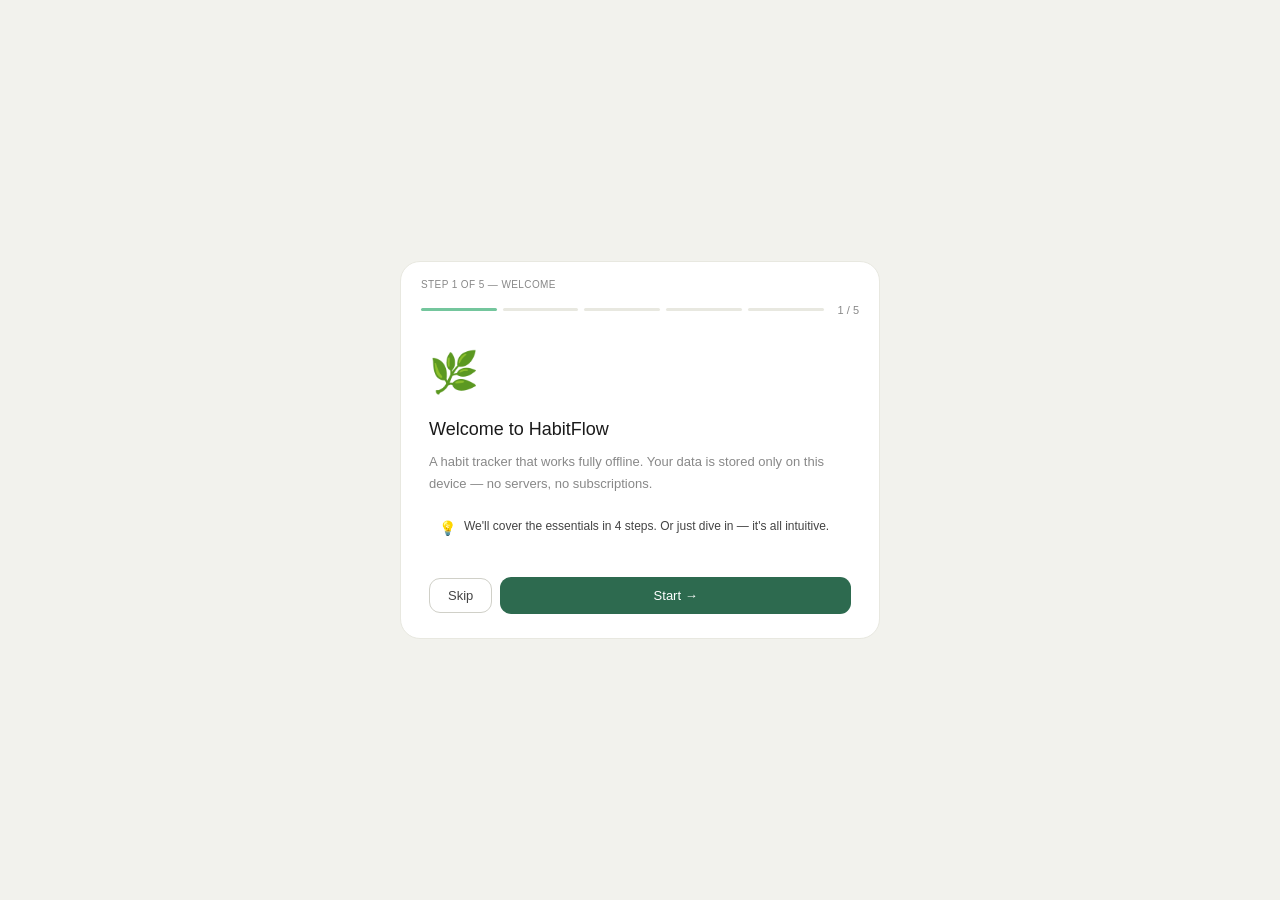
<file: index.html>
<!DOCTYPE html>
<html lang="en" data-theme="light">
<head>
  <meta charset="UTF-8">
  <meta name="viewport" content="width=device-width, initial-scale=1.0">
  <title>HabitFlow</title>
  <meta name="description" content="Offline habit tracker — your data stays on your device">
  <meta name="theme-color" content="#2d6a4f">
  <meta name="mobile-web-app-capable" content="yes">
  <meta name="apple-mobile-web-app-capable" content="yes">
  <meta name="apple-mobile-web-app-status-bar-style" content="default">
  <meta name="apple-mobile-web-app-title" content="HabitFlow">
  <link rel="manifest" href="manifest.json">
  <link rel="apple-touch-icon" href="icons/icon-192.png">
  <link rel="stylesheet" href="css/style.css">
</head>
<body>

<canvas id="confCanvas"></canvas>

<div id="iosInAppBanner" class="ios-inapp-banner" hidden role="alert">
  <div class="ios-inapp-banner-inner">
    <p class="ios-inapp-banner-msg" id="iosInAppBannerMsg"></p>
    <button type="button" class="ios-inapp-banner-close"
            onclick="dismissIOSInAppBanner()" aria-label="Close">×</button>
  </div>
</div>

<!-- ════════════ ОНБОРДИНГ-МАСТЕР ════════════ -->
<div class="ob-overlay" id="onboardingScreen">
  <div class="ob-wizard">

    <!-- Прогресс -->
    <div class="ob-progress" id="obProgress"></div>

    <!-- Тело шага -->
    <div class="ob-body" id="obBody"></div>

    <!-- Футер -->
    <div class="ob-footer" id="obFooter"></div>

  </div>
</div>

<div class="app">

  <!-- ════════════ TOP NAV ════════════ -->
  <nav class="topnav">
    <div class="topnav-inner">

    <div class="nav-brand">
      <div class="nav-brand-icon">🌿</div>
      <span class="nav-brand-name">HabitFlow</span>
      <span class="nav-mobile-screen" id="navScreenName">Today</span>
      <div class="nav-mobile-date">
        <div class="nav-mobile-date-main" id="navDateMain">January 1</div>
        <div class="nav-mobile-date-week" id="navDateWeek">Monday</div>
      </div>
    </div>

    <div class="nav-tabs">
      <button class="nav-tab active" data-screen="today"
              type="button" onclick="navigate('today')">☀️ Today</button>
      <button class="nav-tab" data-screen="habits"
              type="button" onclick="navigate('habits')">✅ Habits</button>
      <button class="nav-tab" data-screen="goals"
              type="button" onclick="navigate('goals')">🎯 Goals</button>
      <button class="nav-tab" data-screen="analytics"
              type="button" onclick="navigate('analytics')">📊 Analytics</button>
      <button class="nav-tab" data-screen="badges"
              type="button" onclick="navigate('badges')">🏅 Badges</button>
    </div>

    <div class="nav-right">
      <div class="nav-net-status" id="navNetStatus" role="status" aria-live="polite">
        <span class="nav-net-status-ico" id="navNetStatusIco" aria-hidden="true"></span>
        <span class="nav-net-status-txt" id="navNetStatusTxt">● Online</span>
      </div>

      <!-- Аватар (только ПК) -->
      <button class="nav-avatar" type="button" onclick="navigate('badges')">
        <div class="nav-av-pic" id="navAvPic">🌱</div>
        <span class="nav-av-text" id="navAvText">Beginner · 0 pts</span>
      </button>

      <!-- Бургер-кнопка -->
      <button class="burger-btn" type="button"
              onclick="toggleBurger()" id="burgerBtn"
              title="Menu">
        <span class="burger-line"></span>
        <span class="burger-line"></span>
        <span class="burger-line"></span>
      </button>

    </div>

    <!-- Бургер-меню (дровер) -->
    <div class="burger-drawer" id="burgerDrawer">

      <!-- Тема -->
      <div class="burger-section">
        <div class="burger-section-title">Theme</div>
        <div class="burger-theme-grid">
          <button type="button" class="theme-btn active"
                  data-theme="light" onclick="setTheme('light')">
            <span class="theme-btn-ico">☀️</span>
            <span class="theme-btn-label">Light</span>
          </button>
          <button type="button" class="theme-btn"
                  data-theme="dark" onclick="setTheme('dark')">
            <span class="theme-btn-ico">🌙</span>
            <span class="theme-btn-label">Dark</span>
          </button>
          <button type="button" class="theme-btn"
                  data-theme="forest" onclick="setTheme('forest')">
            <span class="theme-btn-ico">🌿</span>
            <span class="theme-btn-label">Forest</span>
          </button>
          <button type="button" class="theme-btn"
                  data-theme="veloce" onclick="setTheme('veloce')">
            <span class="theme-btn-ico">◈</span>
            <span class="theme-btn-label">Veloce</span>
          </button>
        </div>
      </div>

      <!-- Виджеты (главный экран): прогресс дня → рекорд → серия → настроение -->
      <div class="burger-section">
        <div class="burger-section-title">Widgets</div>
        <div class="burger-widget-row">
          <span class="burger-widget-ico" aria-hidden="true">📊</span>
          <span class="burger-widget-label">Day progress</span>
          <button type="button" class="burger-widget-toggle" id="dayProgressWidgetToggleBurger"
                  onclick="toggleDayProgressWidget()"
                  aria-label="Show Day progress card on Today screen">
            <span class="mood-toggle-knob"></span>
          </button>
        </div>
        <div class="burger-widget-row">
          <span class="burger-widget-ico" aria-hidden="true">🏆</span>
          <span class="burger-widget-label">Personal best</span>
          <button type="button" class="burger-widget-toggle" id="bestStreakWidgetToggleBurger"
                  onclick="toggleBestStreakWidget()"
                  aria-label="Show Personal best card on Today screen">
            <span class="mood-toggle-knob"></span>
          </button>
        </div>
        <div class="burger-widget-row">
          <span class="burger-widget-ico" aria-hidden="true">🔥</span>
          <span class="burger-widget-label">Streak</span>
          <button type="button" class="burger-widget-toggle" id="seriesWidgetToggleBurger"
                  onclick="toggleSeriesWidget()"
                  aria-label="Show Streak card on Today screen">
            <span class="mood-toggle-knob"></span>
          </button>
        </div>
        <div class="burger-widget-row">
          <span class="burger-widget-ico" aria-hidden="true">😊</span>
          <span class="burger-widget-label">Mood</span>
          <button type="button" class="burger-widget-toggle" id="moodToggleBurger"
                  onclick="toggleMood()"
                  aria-label="Show mood widget on Today screen">
            <span class="mood-toggle-knob"></span>
          </button>
        </div>
      </div>

      <!-- Notifications -->
      <div class="burger-section">
        <div class="burger-section-title">Notifications</div>
        <div class="burger-widget-row">
          <span class="burger-widget-ico" aria-hidden="true">🔔</span>
          <span class="burger-widget-label">Reminders</span>
          <button type="button" class="burger-widget-toggle" id="notificationToggleBurger"
                  onclick="toggleNotification()"
                  aria-label="Daily habit reminder">
            <span class="mood-toggle-knob"></span>
          </button>
        </div>
        <div class="burger-widget-row" id="notificationTimeRow" style="display:none">
          <span class="burger-widget-ico" aria-hidden="true">⏰</span>
          <span class="burger-widget-label">Time</span>
          <input type="time" id="notificationTimeInput" value="21:00"
                 onchange="setNotificationTime(this.value)"
                 style="background:var(--surface);border:0.5px solid var(--border2);
                        border-radius:var(--r-sm);padding:3px 8px;font-size:13px;
                        color:var(--text1);font-family:inherit;cursor:pointer;
                        outline:none">
        </div>
        <div id="notificationNote"
             style="font-size:11px;color:var(--text3);padding:0 4px 2px;display:none">
          Works while the app is open or running in the background
        </div>
      </div>

      <!-- Данные -->
      <div class="burger-section">
        <div class="burger-section-title">Data</div>
        <button type="button" class="burger-item"
                onclick="exportData();closeBurger()">
          <span class="burger-item-ico">💾</span>
          <span>Save backup</span>
        </button>
        <button type="button" class="burger-item"
                onclick="triggerImport();closeBurger()">
          <span class="burger-item-ico">📂</span>
          <span>Load backup</span>
        </button>
      </div>

      <!-- Прочее -->
      <div class="burger-section">
        <button type="button" class="burger-item" id="pwaInstallBtn"
                onclick="closeBurger();showInstallHelp()">
          <span class="burger-item-ico">📲</span>
          <span>Install app</span>
        </button>
        <button type="button" class="burger-item"
                onclick="closeBurger();showNews()">
          <span class="burger-item-ico">📰</span>
          <span>News</span>
        </button>
        <button type="button" class="burger-item"
                onclick="openOnboarding();closeBurger()">
          <span class="burger-item-ico">🎓</span>
          <span>App tutorial</span>
        </button>
        <button type="button" class="burger-item"
                onclick="openGuide();closeBurger()">
          <span class="burger-item-ico">❓</span>
          <span>Help</span>
        </button>
      </div>

      <div class="burger-version" id="burgerVersion"></div>

    </div>

    <input type="file" id="importFile" accept=".json,.html"
           style="display:none" onchange="importData(event)">

    </div>
  </nav>

  <!-- Нижняя навигация (только телефон) -->
  <nav class="bottom-nav" id="bottomNav">
    <button class="bottom-nav-item active" data-screen="today"
            type="button" onclick="navigate('today')">
      <span class="bottom-nav-ico">☀️</span>
      <span class="bottom-nav-lbl">Today</span>
    </button>
    <button class="bottom-nav-item" data-screen="habits"
            type="button" onclick="navigate('habits')">
      <span class="bottom-nav-ico">✅</span>
      <span class="bottom-nav-lbl">Habits</span>
    </button>
    <button class="bottom-nav-item" data-screen="goals"
            type="button" onclick="navigate('goals')">
      <span class="bottom-nav-ico">🎯</span>
      <span class="bottom-nav-lbl">Goals</span>
    </button>
    <button class="bottom-nav-item" data-screen="analytics"
            type="button" onclick="navigate('analytics')">
      <span class="bottom-nav-ico">📊</span>
      <span class="bottom-nav-lbl">Analytics</span>
    </button>
    <button class="bottom-nav-item" data-screen="badges"
            type="button" onclick="navigate('badges')">
      <span class="bottom-nav-ico">🏅</span>
      <span class="bottom-nav-lbl">Badges</span>
    </button>
  </nav>

  <!-- ════════════ ЭКРАН: СЕГОДНЯ ════════════ -->
  <div class="screen active" id="screenToday">
    <div class="page-grid">

      <!-- ── Левая колонка: дашборд дня ── -->
      <div class="panel panel-body" id="todayLeft">

        <!-- Заголовок левой колонки «Сегодня» (на ПК/планшете; на телефоне скрыт в CSS) -->
        <div class="panel-title">Today's summary</div>

        <!-- Карточка прогресса дня (отдельно, над стриком) -->
        <div id="dayProgressSection" class="dash-gauge-card dash-gauge-card--top">
          <div id="segWrap">
            <svg id="gaugeArcSvg" viewBox="0 0 100 100" width="96" height="96" aria-hidden="true">
              <circle cx="50" cy="50" r="40" fill="none"
                      stroke="var(--border)" stroke-width="9"/>
              <circle id="gaugeArcFill" cx="50" cy="50" r="40" fill="none"
                      stroke="var(--accent)" stroke-width="9"
                      stroke-linecap="round"
                      stroke-dasharray="251.2" stroke-dashoffset="251.2"
                      transform="rotate(-90 50 50)"/>
            </svg>
            <div class="gauge-center">
              <div id="gaugePct" class="gauge-pct">0%</div>
            </div>
          </div>
          <div id="donutMeta" class="gauge-meta">0 of 0</div>
        </div>

        <!-- Личный рекорд (дней подряд; между прогрессом и серией) -->
        <div id="streakBestSection" class="dash-streak-card dash-streak-card--best">
          <div class="dash-streak-best-line">
            <span class="dash-streak-best-lbl">Personal best</span>
            <span class="dash-streak-best-val">
              <span id="streakVal">0</span><span class="dash-streak-best-unit"> days</span>
            </span>
          </div>
        </div>

        <!-- Серия (название привычки; длинное — переносится) -->
        <div id="streakSeriesSection" class="dash-streak-card dash-streak-card--series">
          <div class="dash-streak-series-line">
            <span class="dash-streak-series-lbl">Streak</span>
            <span class="dash-streak-series-val" id="streakName">—</span>
          </div>
        </div>

        <!-- Настроение -->
        <div id="moodSection" class="hidden">
          <div class="divider"></div>
          <div class="mood-compact-row">
            <div class="mood-compact-label">Track your mood</div>
            <div class="mood-row" id="moodRow"></div>
          </div>
        </div>

      </div>

      <!-- ── Центр: карточки привычек ── -->
      <div style="display:flex;flex-direction:column;gap:6px"
           id="todayCenter">

        <!-- Полезные -->
        <div class="sec-header">
          <span class="sec-label">Good habits</span>
          <span class="sec-badge" id="goodBadge">0 of 0</span>
        </div>
        <div id="goodList"
             style="display:flex;flex-direction:column;gap:6px"></div>

        <!-- Бонусные (скрыты по умолчанию) -->
        <div id="bonusSection" class="hidden">
          <div class="sec-header">
            <span class="sec-label">Bonus habits</span>
            <span class="sec-badge bonus">day off · +10 pts</span>
          </div>
          <div id="bonusList"
               style="display:flex;flex-direction:column;gap:6px"></div>
        </div>

        <!-- Вредные (скрыты если нет) -->
        <div id="badSection" class="hidden">
          <div class="sec-header" style="margin-top:4px">
            <span class="sec-label">Bad habits</span>
            <span class="sec-badge bad" id="badBadge"></span>
          </div>
          <div id="badList"
               style="display:flex;flex-direction:column;gap:6px"></div>

          <!-- Прогресс вредных -->
          <div class="progress-block">
            <div class="progress-header">
              <span class="progress-label">Held strong today</span>
              <span class="progress-pct" id="badPct"
                    style="color:var(--accent)">0 of 0</span>
            </div>
            <div class="bad-bar-track">
              <div class="bad-bar-green" id="badBarGreen"
                   style="width:0%"></div>
              <div class="bad-bar-red"   id="badBarRed"
                   style="width:0%"></div>
            </div>
            <div class="bar-legend">
              <div class="bar-legend-item">
                <div class="bar-legend-dot"
                     style="background:var(--accent)"></div>
                <span id="badLgGreen">Held: 0</span>
              </div>
              <div class="bar-legend-item">
                <div class="bar-legend-dot"
                     style="background:var(--bad)"></div>
                <span id="badLgRed">Slips: 0</span>
              </div>
              <div class="bar-legend-item">
                <div class="bar-legend-dot"
                     style="background:var(--border2)"></div>
                <span id="badLgGray">Unmarked: 0</span>
              </div>
            </div>
          </div>
        </div>

      </div>

      <!-- ── Правая колонка: статистика ── -->
      <div id="todayRight" style="display:flex;flex-direction:column;gap:12px">

        <!-- Хитмап 30 дней -->
        <div class="panel panel-body">
          <div class="panel-title">Activity · 30 days</div>
          <div class="heatmap" id="heatmap30"></div>
          <div class="bar-legend" style="margin-top:8px;
                                          justify-content:flex-end">
            <div class="bar-legend-item">
              <div class="bar-legend-dot"
                   style="background:var(--border2)"></div>
              <div class="bar-legend-dot"
                   style="background:var(--accent3)"></div>
              <div class="bar-legend-dot"
                   style="background:var(--accent2)"></div>
              <div class="bar-legend-dot"
                   style="background:var(--accent)"></div>
              <span style="margin-left:2px">less → more</span>
            </div>
          </div>
        </div>

        <!-- XP -->
        <div class="panel panel-body">
          <div class="xp-row">
            <span class="xp-stage" id="xpStage">Beginner</span>
            <span class="xp-next"  id="xpNext">→ In the Flow</span>
          </div>
          <div class="xp-track">
            <div class="xp-fill" id="xpFill" style="width:0%"></div>
          </div>
          <div class="xp-pts-row">
            <span id="xpCur">0 pts</span>
            <span id="xpMax">500 pts</span>
          </div>
        </div>

        <!-- Значки -->
        <div class="panel panel-body">
          <div class="panel-title" id="badgesTitle">Badges · 0 of 8</div>
          <div class="badges-grid" id="badgesGrid"></div>
        </div>

        <!-- Добавить привычку -->
        <button class="btn-add" type="button" onclick="openCreate('good')">
          <span class="btn-add-ico">+</span>
          Add habit
        </button>

      </div>

    </div>
  </div>

  <!-- ════════════ ОСТАЛЬНЫЕ ЭКРАНЫ ════════════ -->
  <div class="screen" id="screenHabits"></div>
  <div class="screen" id="screenAnalytics"></div>
  <div class="screen" id="screenBadges"></div>
  <div class="screen" id="screenGoals"></div>

</div><!-- .app -->

<!-- ════════════ МОДАЛКИ ════════════ -->
<div class="overlay" id="createOverlay"
     onclick="closeCreate(event)">
  <div class="modal" onclick="event.stopPropagation()"
       id="createModal"></div>
</div>

<div class="overlay" id="deleteOverlay"
     onclick="closeDelete(event)">
  <div class="modal" onclick="event.stopPropagation()"
       id="deleteModal"></div>
</div>

<div class="overlay" id="slipOverlay" onclick="closeSlip(event)">
  <div class="modal" onclick="event.stopPropagation()"
       id="slipModal"></div>
</div>

<div class="overlay" id="commentOverlay" onclick="closeComment(event)">
  <div class="modal" onclick="event.stopPropagation()"
       id="commentModal"></div>
</div>

<div class="overlay" id="habitDetailOverlay" onclick="closeHabitDetail(event)">
  <div class="modal habit-detail-modal" onclick="event.stopPropagation()"
       id="habitDetailModal"></div>
</div>

<div class="overlay" id="guideOverlay" onclick="closeGuide(event)">
  <div class="modal guide-modal" onclick="event.stopPropagation()">
    <div class="guide-modal-head">
      <button type="button" class="btn btn-ghost guide-close"
              onclick="closeGuide()">Close</button>
    </div>
    <div class="guide-body" id="guideBody"></div>
  </div>
</div>

<div class="overlay" id="goalSurveyOverlay" onclick="closeGoalSurvey(event)">
  <div class="modal" onclick="event.stopPropagation()">
    <div class="ih-head">
      <span class="ih-title">Quick assessment</span>
      <button type="button" class="ih-close" onclick="closeGoalSurvey()" aria-label="Close">✕</button>
    </div>
    <div id="goalSurveyContent"></div>
  </div>
</div>

<div class="overlay" id="goalArchiveOverlay" onclick="closeGoalArchiveWarning(event)">
  <div class="modal" onclick="event.stopPropagation()">
    <div class="ih-head">
      <span class="ih-title">Start goal</span>
      <button type="button" class="ih-close" onclick="closeGoalArchiveWarning()" aria-label="Close">✕</button>
    </div>
    <div id="goalArchiveContent"></div>
    <div class="modal-footer">
      <button type="button" class="btn btn-ghost" onclick="closeGoalArchiveWarning()">Cancel</button>
      <button type="button" class="btn btn-primary" id="goalArchiveConfirmBtn">Start</button>
    </div>
  </div>
</div>

<div class="overlay" id="changelogOverlay" onclick="closeChangelog(event)">
  <div class="modal cl-modal" onclick="event.stopPropagation()">
    <div id="changelogContent"></div>
  </div>
</div>

<div class="overlay overlay-bottom" id="newsOverlay" onclick="closeNews(event)">
  <div class="news-sheet" onclick="event.stopPropagation()">
    <div id="newsContent"></div>
  </div>
</div>

<div class="overlay" id="installHelpOverlay" onclick="closeInstallHelp(event)">
  <div class="modal install-help-modal" onclick="event.stopPropagation()">
    <div class="ih-head">
      <span class="ih-title">Install app</span>
      <button type="button" class="ih-close" onclick="closeInstallHelp()" aria-label="Close">✕</button>
    </div>
    <div id="installHelpContent"></div>
  </div>
</div>

<!-- ════════════ ТОСТЫ ════════════ -->
<div class="toast-wrap" id="toastWrap"></div>

<!-- Тост бейджа -->
<div id="badgeToast"
     style="display:none;position:fixed;bottom:24px;right:24px;
            background:var(--surface);border:0.5px solid var(--border);
            border-radius:var(--r-lg);padding:12px 16px;
            align-items:center;gap:12px;z-index:8000;
            box-shadow:0 4px 20px rgba(0,0,0,.1)">
  <div style="font-size:28px" id="badgeToastEmoji"></div>
  <div>
    <div style="font-size:13px;font-weight:500"
         id="badgeToastTitle"></div>
    <div style="font-size:11px;color:var(--text3)"
         id="badgeToastDesc"></div>
  </div>
</div>

<!-- ════════════ СКРИПТЫ ════════════ -->
<script src="js/data.js"></script>
<script src="js/news.js"></script>
<script src="js/habit-descriptions.js"></script>
<script src="js/goals.js"></script>
<script src="js/state.js"></script>
<script src="js/helpers.js"></script>
<script src="js/render.js"></script>
<script src="js/actions.js"></script>
<script src="js/ui.js"></script>

<div class="burger-overlay" id="burgerOverlay" onclick="closeBurger()"></div>

</body>
</html>
</file>
<file: css/style.css>
﻿*, *::before, *::after { box-sizing: border-box; margin: 0; padding: 0; }

body {
  font-family: -apple-system, BlinkMacSystemFont, 'Segoe UI', sans-serif;
  background: var(--bg);
  color: var(--text1);
  font-size: 14px;
  line-height: 1.5;
  min-height: 100vh;
}

/* в”Ђв”Ђ РџРµСЂРµРјРµРЅРЅС‹Рµ в”Ђв”Ђв”Ђв”Ђв”Ђв”Ђв”Ђв”Ђв”Ђв”Ђв”Ђв”Ђв”Ђв”Ђв”Ђв”Ђв”Ђв”Ђв”Ђв”Ђв”Ђв”Ђв”Ђв”Ђв”Ђв”Ђв”Ђв”Ђв”Ђ */
:root {
  --bg:          #f2f2ed;
  --surface:     #ffffff;
  --border:      #e8e8e0;
  --border2:     #d0d0c8;

  --accent:      #2d6a4f;
  --accent2:     #74c69d;
  --accent3:     #c8e6d4;
  --accent-bg:   #f0faf4;

  --bad:         #e8856a;
  --bad-light:   #f5c0a8;
  --bad-bg:      #fef5f2;

  --bonus:       #d4a017;
  --bonus-light: #f0cc6a;
  --bonus-bg:    #fef9ee;

  --text1: #1a1a1a;
  --text2: #444444;
  --text3: #888888;
  --text4: #bbbbbb;

  --r-sm: 8px;
  --r-md: 11px;
  --r-lg: 14px;

  --streak-color: #e8720a;
  --hm-lv4:       #1a4d38;
}

/* в”Ђв”Ђ Р›СЌР№Р°СѓС‚ РїСЂРёР»РѕР¶РµРЅРёСЏ в”Ђв”Ђв”Ђв”Ђв”Ђв”Ђв”Ђв”Ђв”Ђв”Ђв”Ђв”Ђв”Ђв”Ђв”Ђв”Ђв”Ђв”Ђв”Ђв”Ђв”Ђв”Ђ */
.app {
  display: flex;
  flex-direction: column;
  min-height: 100vh;
}

.app > * {
  width: 100%;
}

/* Баннер: iPhone, встроенный браузер (ВК и др.) → открыть в Safari */
.ios-inapp-banner {
  position: fixed;
  top: 0;
  left: 0;
  right: 0;
  z-index: 10050;
  padding: max(10px, env(safe-area-inset-top, 0px)) 44px 12px 14px;
  background: linear-gradient(180deg, #1e4d3a 0%, var(--accent) 100%);
  color: #fff;
  font-size: 13px;
  line-height: 1.45;
  box-shadow: 0 2px 12px rgba(0, 0, 0, 0.18);
}

.ios-inapp-banner-inner {
  position: relative;
  max-width: 1280px;
  margin: 0 auto;
}

.ios-inapp-banner-msg {
  margin: 0;
  padding-right: 4px;
}

.ios-inapp-banner-close {
  position: absolute;
  top: 0;
  right: 0;
  width: 36px;
  height: 36px;
  margin: -4px -6px 0 0;
  border: none;
  border-radius: var(--r-sm);
  background: rgba(255, 255, 255, 0.15);
  color: #fff;
  font-size: 22px;
  line-height: 1;
  cursor: pointer;
  font-family: inherit;
  transition: background .15s;
}

.ios-inapp-banner-close:hover {
  background: rgba(255, 255, 255, 0.28);
}

html.ios-inapp-banner-visible .app {
  padding-top: calc(env(safe-area-inset-top, 0px) + 118px);
}

@media (min-width: 700px) {
  html.ios-inapp-banner-visible .app {
    padding-top: calc(env(safe-area-inset-top, 0px) + 96px);
  }
}

/* в”Ђв”Ђ Р’РµСЂС…РЅСЏСЏ РЅР°РІРёРіР°С†РёСЏ в”Ђв”Ђв”Ђв”Ђв”Ђв”Ђв”Ђв”Ђв”Ђв”Ђв”Ђв”Ђв”Ђв”Ђв”Ђв”Ђв”Ђв”Ђв”Ђв”Ђв”Ђв”Ђ */
.topnav {
  position: sticky;
  top: 0;
  z-index: 100;
  height: 52px;
  background: var(--surface);
  border-bottom: 0.5px solid var(--border);
  padding: 0 20px;
}

.topnav-inner {
  position: relative;
  max-width: 1280px;
  margin: 0 auto;
  height: 100%;
  display: flex;
  align-items: center;
  justify-content: space-between;
  gap: 16px;
}

.nav-brand {
  display: flex;
  align-items: center;
  gap: 8px;
  flex-shrink: 0;
}
.nav-brand-icon {
  width: 28px;
  height: 28px;
  border-radius: 8px;
  background: var(--accent);
  display: flex;
  align-items: center;
  justify-content: center;
  font-size: 14px;
}
.nav-brand-name {
  font-size: 15px;
  font-weight: 500;
}
.nav-mobile-screen {
  display: none;
}
.nav-mobile-date {
  display: flex;
  align-items: baseline;
  gap: 6px;
  margin-left: 8px;
}
.nav-mobile-date-main {
  font-size: 11px;
  color: var(--text3);
  white-space: nowrap;
}
.nav-mobile-date-week {
  font-size: 11px;
  color: var(--text3);
  white-space: nowrap;
}

/* ПК / планшет: день недели перед датой, «понедельник, 8 апреля» */
@media (min-width: 481px) {
  .nav-mobile-date-week {
    order: -1;
  }
  .nav-mobile-date-week::after {
    content: ',\00a0';
  }
  .nav-net-status-ico {
    display: none !important;
  }
}

/*
  Индикатор сети: на телефоне (портрет и альбом) — только иконка; на планшете и ПК — текст.
  Ниже — альбом типичного смартфона: ширина > 480px, низкая высота, без hover (курсора).
*/
@media (min-width: 481px) and (max-width: 932px) and (max-height: 480px) and (hover: none) {
  .nav-net-status {
    padding: 0;
    width: 28px;
    height: 28px;
    min-width: 28px;
    border-radius: var(--r-sm);
    margin-right: 4px;
    gap: 0;
  }
  .nav-net-status-txt {
    display: none !important;
  }
  .nav-net-status-ico {
    display: flex !important;
  }
}

.nav-tabs {
  display: flex;
  gap: 2px;
}
.nav-tab {
  padding: 6px 16px;
  border-radius: var(--r-md);
  font-size: 13px;
  color: var(--text3);
  cursor: pointer;
  border: none;
  background: transparent;
  transition: background .15s, color .15s;
  display: flex;
  align-items: center;
  gap: 5px;
  white-space: nowrap;
}
.nav-tab:hover  { background: var(--bg); color: var(--text2); }
.nav-tab.active { background: var(--accent); color: #fff; font-weight: 500; }

.nav-right {
  display: flex;
  align-items: center;
  gap: 8px;
  flex-shrink: 0;
}
.nav-net-status {
  display: flex;
  align-items: center;
  justify-content: center;
  gap: 6px;
  font-size: 11px;
  color: var(--accent);
  border: 0.5px solid var(--accent2);
  background: var(--accent-bg);
  border-radius: 999px;
  padding: 3px 8px;
  white-space: nowrap;
}
.nav-net-status-ico {
  display: none;
  align-items: center;
  justify-content: center;
  flex-shrink: 0;
  line-height: 0;
}
.nav-net-status-ico svg {
  display: block;
}
.nav-net-status.offline {
  color: var(--bad);
  border-color: var(--bad-light);
  background: var(--bad-bg);
}

.nav-avatar {
  display: flex;
  align-items: center;
  gap: 7px;
  padding: 4px 10px;
  border: 0.5px solid var(--border);
  border-radius: 20px;
  cursor: pointer;
  background: transparent;
  transition: border-color .15s;
}
.nav-avatar:hover { border-color: var(--border2); }
.nav-av-pic {
  width: 22px;
  height: 22px;
  border-radius: 50%;
  background: var(--accent3);
  display: flex;
  align-items: center;
  justify-content: center;
  font-size: 11px;
  overflow: hidden;
  flex-shrink: 0;
}
.nav-av-pic img { width: 100%; height: 100%; object-fit: cover; }
.nav-av-text {
  font-size: 12px;
  color: var(--text3);
  white-space: nowrap;
}

/* в”Ђв”Ђ РћСЃРЅРѕРІРЅР°СЏ СЃРµС‚РєР° 3 РєРѕР»РѕРЅРєРё в”Ђв”Ђв”Ђв”Ђв”Ђв”Ђв”Ђв”Ђв”Ђв”Ђв”Ђв”Ђв”Ђв”Ђв”Ђ */
.page-grid {
  display: grid;
  grid-template-columns: 220px 1fr 232px;
  gap: 12px;
  padding: 12px;
  align-items: start;
  flex: 1;
  max-width: 1280px;
  margin: 0 auto;
  width: 100%;
}

/* в”Ђв”Ђ Р­РєСЂР°РЅС‹ в”Ђв”Ђв”Ђв”Ђв”Ђв”Ђв”Ђв”Ђв”Ђв”Ђв”Ђв”Ђв”Ђв”Ђв”Ђв”Ђв”Ђв”Ђв”Ђв”Ђв”Ђв”Ђв”Ђв”Ђв”Ђв”Ђв”Ђв”Ђв”Ђв”Ђв”Ђв”Ђв”Ђ */
.screen { display: none; }
.screen.active { display: contents; }

/* в”Ђв”Ђ РЈРЅРёРІРµСЂСЃР°Р»СЊРЅР°СЏ РїР°РЅРµР»СЊ в”Ђв”Ђв”Ђв”Ђв”Ђв”Ђв”Ђв”Ђв”Ђв”Ђв”Ђв”Ђв”Ђв”Ђв”Ђв”Ђв”Ђв”Ђв”Ђ */
.panel {
  background: var(--surface);
  border: 0.5px solid var(--border);
  border-radius: var(--r-lg);
  overflow: hidden;
}
.panel-body { padding: 16px; }
.panel-title {
  font-size: 11px;
  color: var(--text3);
  text-transform: uppercase;
  letter-spacing: 0.5px;
  margin-bottom: 12px;
}

/* в”Ђв”Ђ РЎРµРєС†РёСЏ-Р·Р°РіРѕР»РѕРІРѕРє в”Ђв”Ђв”Ђв”Ђв”Ђв”Ђв”Ђв”Ђв”Ђв”Ђв”Ђв”Ђв”Ђв”Ђв”Ђв”Ђв”Ђв”Ђв”Ђв”Ђв”Ђв”Ђв”Ђ */
.sec-header {
  display: flex;
  justify-content: space-between;
  align-items: center;
  padding: 10px 0 6px;
}
.sec-label {
  font-size: 11px;
  color: var(--text3);
  text-transform: uppercase;
  letter-spacing: 0.5px;
}
.sec-badge {
  font-size: 11px;
  font-weight: 500;
  padding: 3px 10px;
  border-radius: 20px;
  background: var(--accent-bg);
  color: var(--accent);
  border: 0.5px solid var(--accent2);
}
.sec-badge.bad {
  background: var(--bad-bg);
  color: var(--bad);
  border-color: var(--bad-light);
}
.sec-badge.bonus {
  background: var(--bonus-bg);
  color: var(--bonus);
  border-color: var(--bonus-light);
}

/* в”Ђв”Ђ Р Р°Р·РґРµР»РёС‚РµР»СЊ в”Ђв”Ђв”Ђв”Ђв”Ђв”Ђв”Ђв”Ђв”Ђв”Ђв”Ђв”Ђв”Ђв”Ђв”Ђв”Ђв”Ђв”Ђв”Ђв”Ђв”Ђв”Ђв”Ђв”Ђв”Ђв”Ђв”Ђв”Ђ */
.divider {
  height: 0.5px;
  background: var(--border);
  margin: 12px 0;
}

/* в”Ђв”Ђ РљР°СЂС‚РѕС‡РєР° РїСЂРёРІС‹С‡РєРё (РїРѕР»РµР·РЅР°СЏ) в”Ђв”Ђв”Ђв”Ђв”Ђв”Ђв”Ђв”Ђв”Ђв”Ђв”Ђ */
.hcard {
  background: var(--surface);
  border: 0.5px solid var(--border);
  border-radius: var(--r-lg);
  overflow: hidden;
  position: relative;
  cursor: pointer;
  user-select: none;
  transition: border-color .2s, opacity .2s, transform .1s;
}
.hcard:active      { transform: scale(0.99); }
.hcard.hc-active   { border-color: var(--accent2); }
.hcard.hc-done     { opacity: 0.62; }
.hcard.hc-bonus    { border-color: var(--bonus-light); opacity: 1; }
.hcard.hc-bonus-done { border-color: var(--bonus-light); opacity: 0.62; }

.hcard-row {
  display: flex;
  align-items: stretch;
  min-height: 68px;
}

/* Р—РµР»С‘РЅР°СЏ Р·РѕРЅР° СЃР»РµРІР° вЂ” РїРѕСЏРІР»СЏРµС‚СЃСЏ РїРѕСЃР»Рµ С‡РµРєР° */
.hcard-done-zone {
  width: 0;
  overflow: hidden;
  flex-shrink: 0;
  display: flex;
  align-items: center;
  justify-content: center;
  flex-direction: column;
  gap: 2px;
  background: var(--accent);
  transition: width .32s cubic-bezier(.4,0,.2,1);
}
.hcard.hc-done       .hcard-done-zone { width: 52px; }
.hcard.hc-bonus-done .hcard-done-zone { width: 52px; background: var(--bonus); }

.hcard-done-ico {
  font-size: 15px;
  color: #fff;
  opacity: 0;
  transition: opacity .2s .15s;
}
.hcard-done-lbl {
  font-size: 9px;
  color: rgba(255,255,255,.85);
  opacity: 0;
  transition: opacity .2s .2s;
}
.hcard.hc-done .hcard-done-ico,
.hcard.hc-done .hcard-done-lbl,
.hcard.hc-bonus-done .hcard-done-ico,
.hcard.hc-bonus-done .hcard-done-lbl { opacity: 1; }

/* РћСЃРЅРѕРІРЅРѕР№ РєРѕРЅС‚РµРЅС‚ РєР°СЂС‚РѕС‡РєРё */
.hcard-body {
  flex: 1;
  padding: 11px 13px;
  display: flex;
  flex-direction: column;
  justify-content: center;
  gap: 3px;
  min-width: 0;
}
.hcard-top {
  display: flex;
  align-items: center;
  gap: 8px;
}
.hcard-ico  { font-size: 17px; flex-shrink: 0; }
.hcard-name {
  font-size: 13px;
  font-weight: 500;
  color: var(--text1);
  white-space: nowrap;
  overflow: hidden;
  text-overflow: ellipsis;
}
.hcard-sub { font-size: 11px; color: var(--text3); padding-left: 25px; }
.hcard-sub.hs-streak { color: var(--streak-color); }
.hcard-sub.hs-bonus  { color: var(--bonus); }

/* РџСЂР°РІР°СЏ Р·РѕРЅР° вЂ” РєРЅРѕРїРєР° С‡РµРєР° */
.hcard-check-zone {
  width: 52px;
  flex-shrink: 0;
  display: flex;
  align-items: center;
  justify-content: center;
  border-left: 0.5px solid var(--border);
  overflow: hidden;
  transition: width .32s cubic-bezier(.4,0,.2,1);
}
.hcard.hc-done .hcard-check-zone,
.hcard.hc-bonus-done .hcard-check-zone { width: 0; border-left: none; }
.hcard.hc-active .hcard-check-zone { border-color: var(--accent2); }
.hcard.hc-bonus  .hcard-check-zone { border-color: var(--bonus-light); }

.hcard-btn {
  width: 28px;
  height: 28px;
  border-radius: 50%;
  border: 1.5px solid var(--border2);
  display: flex;
  align-items: center;
  justify-content: center;
  transition: border-color .2s, transform .15s;
}
.hcard:hover .hcard-btn   { transform: scale(1.1); }
.hcard.hc-active .hcard-btn { border-color: var(--accent); }
.hcard.hc-bonus  .hcard-btn { border-color: var(--bonus); }

/* РџСЂРѕРіСЂРµСЃСЃ-С‡РµСЂС‚Р° СЃРЅРёР·Сѓ */
.hcard-bar-track { height: 2px; background: var(--border); }
.hcard-bar {
  height: 100%;
  width: 0%;
  border-radius: 0 2px 2px 0;
  transition: width .4s ease;
}
.hcard.hc-done       .hcard-bar { width: 100%; background: var(--accent); }
.hcard.hc-bonus-done .hcard-bar { width: 100%; background: var(--bonus); }

/* РњРµС‚РєР° РІСЂРµРјРµРЅРё */
.hcard-time {
  position: absolute;
  right: 8px;
  top: 7px;
  font-size: 10px;
  color: var(--accent);
  opacity: 0;
  transition: opacity .3s .2s;
  pointer-events: none;
}
.hcard.hc-done       .hcard-time { opacity: 1; }
.hcard.hc-bonus-done .hcard-time { opacity: 1; color: var(--bonus); }

/* в”Ђв”Ђ РљР°СЂС‚РѕС‡РєР° РІСЂРµРґРЅРѕР№ РїСЂРёРІС‹С‡РєРё в”Ђв”Ђв”Ђв”Ђв”Ђв”Ђв”Ђв”Ђв”Ђв”Ђв”Ђв”Ђв”Ђв”Ђ */
.bcard {
  background: transparent;
  border: none;
  border-radius: var(--r-lg);
  overflow: visible;
  position: relative;
  cursor: default;
  user-select: none;
  transform-style: preserve-3d;
  transition: transform 1.1s cubic-bezier(0.45, 0, 0.55, 1);
  min-height: 68px;
}
.bcard:active   { transform: scale(0.99); }
.bcard.bc-clean   { border-color: var(--accent2); }
.bcard.bc-slipped { border-color: var(--bad); }

.bcard-row {
  display: flex;
  align-items: stretch;
  min-height: 68px;
}

/* Р¦РІРµС‚РЅР°СЏ Р·РѕРЅР° СЃР»РµРІР° вЂ” РїРѕСЏРІР»СЏРµС‚СЃСЏ РїРѕСЃР»Рµ РІС‹Р±РѕСЂР° */
.bcard-result-zone {
  width: 0;
  overflow: hidden;
  flex-shrink: 0;
  display: flex;
  align-items: center;
  justify-content: center;
  flex-direction: column;
  gap: 2px;
  cursor: pointer;
  transition: width .32s cubic-bezier(.4,0,.2,1);
}
.bcard.bc-clean   .bcard-result-zone { width: 52px; background: var(--accent); }
.bcard.bc-slipped .bcard-result-zone { width: 52px; background: var(--bad); }

.bcard-result-ico {
  font-size: 15px;
  color: #fff;
  opacity: 0;
  transition: opacity .2s .15s;
}
.bcard-result-lbl {
  font-size: 9px;
  color: rgba(255,255,255,.85);
  opacity: 0;
  transition: opacity .2s .2s;
}
.bcard.bc-clean .bcard-result-ico,
.bcard.bc-clean .bcard-result-lbl,
.bcard.bc-slipped .bcard-result-ico,
.bcard.bc-slipped .bcard-result-lbl { opacity: 1; }

/* РљРѕРЅС‚РµРЅС‚ */
.bcard-body {
  flex: 1;
  padding: 11px 13px;
  display: flex;
  flex-direction: column;
  justify-content: center;
  gap: 3px;
  min-width: 0;
}
.bcard-top  { display: flex; align-items: center; gap: 8px; }
.bcard-ico  { font-size: 17px; flex-shrink: 0; }
.bcard-name {
  font-size: 13px;
  font-weight: 500;
  color: var(--text1);
  white-space: nowrap;
  overflow: hidden;
  text-overflow: ellipsis;
}
.bcard-sub       { font-size: 11px; color: var(--text3); padding-left: 25px; }
.bcard-sub.bs-ok  { color: var(--accent); }
.bcard-sub.bs-bad { color: var(--bad); }

/* РџСЂР°РІР°СЏ Р·РѕРЅР° вЂ” РґРІРµ РєРЅРѕРїРєРё */
.bcard-btns {
  width: 84px;
  flex-shrink: 0;
  display: flex;
  align-items: center;
  justify-content: center;
  gap: 7px;
  padding: 0 11px;
  border-left: 0.5px solid var(--border);
  overflow: hidden;
  transition: width .32s cubic-bezier(.4,0,.2,1);
}
.bcard.bc-clean   .bcard-btns { width: 0; padding: 0; border-left: none; }
.bcard.bc-slipped .bcard-btns { width: 0; padding: 0; border-left: none; }

.btn-green {
  width: 30px; height: 30px;
  border-radius: 50%;
  border: 1.5px solid var(--accent);
  background: transparent;
  display: flex; align-items: center; justify-content: center;
  cursor: pointer;
  transition: background .15s, transform .1s;
  flex-shrink: 0;
}
.btn-green:hover { background: var(--accent-bg); transform: scale(1.1); }

.btn-red {
  width: 30px; height: 30px;
  border-radius: 50%;
  border: 1.5px solid var(--bad-light);
  background: transparent;
  display: flex; align-items: center; justify-content: center;
  cursor: pointer;
  transition: background .15s, transform .1s;
  flex-shrink: 0;
}
.btn-red:hover { background: var(--bad-bg); transform: scale(1.1); }

/* РџСЂРѕРіСЂРµСЃСЃ-С‡РµСЂС‚Р° РІСЂРµРґРЅРѕР№ */
.bcard-bar-track { height: 2px; background: var(--border); }
.bcard-bar {
  height: 100%;
  width: 0%;
  border-radius: 0 2px 2px 0;
  transition: width .4s ease;
}
.bcard.bc-clean   .bcard-bar { width: 100%; background: var(--accent); }
.bcard.bc-slipped .bcard-bar { width: 100%; background: var(--bad); }

/* в”Ђв”Ђ РџРѕР»РѕСЃР° РїСЂРѕРіСЂРµСЃСЃР° РґРЅСЏ в”Ђв”Ђв”Ђв”Ђв”Ђв”Ђв”Ђв”Ђв”Ђв”Ђв”Ђв”Ђв”Ђв”Ђв”Ђв”Ђв”Ђв”Ђв”Ђ */
.progress-block { margin-top: 14px; }
.progress-header {
  display: flex;
  justify-content: space-between;
  align-items: center;
  margin-bottom: 5px;
}
.progress-label { font-size: 11px; color: var(--text3); }
.progress-pct   { font-size: 11px; font-weight: 500; }

/* РџРѕР»РѕСЃР° РїРѕР»РµР·РЅС‹С…: Р·РµР»С‘РЅР°СЏ + Р·РѕР»РѕС‚Р°СЏ */
.good-bar-track {
  height: 6px;
  background: var(--border);
  border-radius: 3px;
  overflow: hidden;
  display: flex;
}
.good-bar-green {
  height: 100%;
  background: var(--accent);
  border-radius: 3px 0 0 3px;
  transition: width .4s ease;
}
.good-bar-gold {
  height: 100%;
  background: var(--bonus-light);
  transition: width .4s ease;
}

/* РџРѕР»РѕСЃР° РІСЂРµРґРЅС‹С…: Р·РµР»С‘РЅР°СЏ + РєСЂР°СЃРЅР°СЏ */
.bad-bar-track {
  height: 6px;
  background: var(--border);
  border-radius: 3px;
  overflow: hidden;
  display: flex;
}
.bad-bar-green {
  height: 100%;
  background: var(--accent);
  transition: width .4s ease;
}
.bad-bar-red {
  height: 100%;
  background: var(--bad);
  transition: width .4s ease;
}

/* Р›РµРіРµРЅРґР° РїРѕР»РѕСЃС‹ */
.bar-legend {
  display: flex;
  gap: 12px;
  margin-top: 5px;
}
.bar-legend-item {
  display: flex;
  align-items: center;
  gap: 4px;
  font-size: 10px;
  color: var(--text3);
}
.bar-legend-dot {
  width: 7px; height: 7px;
  border-radius: 50%;
  flex-shrink: 0;
}

/* ── SVG-дуга прогресса дня ─────────────────────────────── */
#segWrap {
  position: relative;
  display: flex;
  align-items: center;
  justify-content: center;
  width: 96px;
  height: 96px;
  flex-shrink: 0;
}

#gaugeArcSvg {
  display: block;
}

.gauge-center {
  position: absolute;
  inset: 0;
  display: flex;
  align-items: center;
  justify-content: center;
}

.gauge-pct {
  font-size: 18px;
  font-weight: 700;
  color: var(--text1);
  line-height: 1;
}

.gauge-meta {
  font-size: 11px;
  color: var(--text3);
  text-align: center;
  margin-top: 4px;
}

#gaugeArcFill {
  transition: stroke-dashoffset .45s ease;
}

/* РљР°СЂС‚РѕС‡РєР° РёРЅРґРёРєР°С‚РѕСЂР° */
.dash-gauge-card {
  display: flex;
  flex-direction: column;
  align-items: center;
  gap: 6px;
}

/* Верхняя карточка только с графиком дня (над стриком) */
.dash-gauge-card--top {
  width: 100%;
  align-self: stretch;
  box-sizing: border-box;
  align-items: stretch;
}

#todayLeft .dash-gauge-card--top {
  background: var(--surface);
  border: 0.5px solid var(--border);
  border-radius: var(--r-lg);
  padding: 12px 14px;
}

/* РљР°СЂС‚РѕС‡РєР° СЃС‚СЂРёРєР° */
.dash-streak-card {
  display: flex;
  flex-direction: column;
  gap: 8px;
}

#todayLeft .dash-streak-card--best,
#todayLeft .dash-streak-card--series {
  width: 100%;
  align-self: stretch;
  box-sizing: border-box;
  background: var(--surface);
  border: 0.5px solid var(--border);
  border-radius: var(--r-lg);
  padding: 12px 14px;
}

/* Одна строка: подпись + число дней */
.dash-streak-best-line {
  display: flex;
  flex-wrap: nowrap;
  align-items: baseline;
  justify-content: space-between;
  gap: 8px;
  min-width: 0;
}

.dash-streak-best-lbl {
  font-size: 10px;
  color: var(--text3);
  flex-shrink: 0;
}

.dash-streak-best-val {
  display: flex;
  align-items: baseline;
  gap: 2px;
  white-space: nowrap;
  flex-shrink: 0;
}

.dash-streak-best-val #streakVal {
  font-size: 20px;
  font-weight: 500;
  color: var(--text1);
}

.dash-streak-best-unit {
  font-size: 11px;
  font-weight: 400;
  color: var(--text3);
}

.dash-streak-series-line {
  display: flex;
  align-items: flex-start;
  justify-content: space-between;
  gap: 8px 12px;
  min-width: 0;
}

.dash-streak-series-lbl {
  font-size: 10px;
  color: var(--text3);
  flex-shrink: 0;
  line-height: 1.35;
  padding-top: 1px;
}

.dash-streak-series-val {
  flex: 1;
  min-width: 0;
  font-size: 11px;
  font-weight: 500;
  color: var(--streak-color);
  text-align: right;
  line-height: 1.35;
  word-wrap: break-word;
  overflow-wrap: anywhere;
}

/* Левая колонка: не обрезаем настроение (у .panel по умолчанию overflow:hidden) */
#todayLeft.panel {
  overflow: visible;
}

#todayLeft > .panel-title {
  line-height: 1.4;
}

#todayLeft #moodSection {
  flex-shrink: 0;
  min-height: min-content;
  overflow: visible;
}

/* РќР°СЃС‚СЂРѕРµРЅРёРµ РєРѕРјРїР°РєС‚РЅРѕ */
.mood-compact-label {
  font-size: 10px;
  color: var(--text3);
  width: 100%;
  flex-shrink: 0;
  line-height: 1.3;
}

.mood-compact-row {
  display: flex;
  flex-direction: column;
  align-items: stretch;
  gap: 8px;
  padding-top: 8px;
  padding-bottom: 4px;
  overflow: visible;
  flex-shrink: 0;
  min-height: min-content;
}

#todayLeft .mood-compact-row {
  width: 100%;
  max-width: 260px;
  align-self: flex-start;
  box-sizing: border-box;
}

.mood-compact-row .mood-row {
  width: 100%;
  justify-content: space-between;
  flex-wrap: nowrap;
  flex-shrink: 0;
  min-height: 40px;
  overflow: visible;
}

/* в”Ђв”Ђ РЎРїРёРґРѕРјРµС‚СЂ в”Ђв”Ђв”Ђв”Ђв”Ђв”Ђв”Ђв”Ђв”Ђв”Ђв”Ђв”Ђв”Ђв”Ђв”Ђв”Ђв”Ђв”Ђв”Ђв”Ђв”Ђв”Ђв”Ђв”Ђв”Ђв”Ђв”Ђв”Ђв”Ђв”Ђ */
.donut-meta {
  font-size: 12px;
  color: var(--text3);
  text-align: center;
  margin-top: 4px;
}

/* в”Ђв”Ђ РҐРёС‚РјР°Рї 30 РґРЅРµР№ в”Ђв”Ђв”Ђв”Ђв”Ђв”Ђв”Ђв”Ђв”Ђв”Ђв”Ђв”Ђв”Ђв”Ђв”Ђв”Ђв”Ђв”Ђв”Ђв”Ђв”Ђв”Ђв”Ђв”Ђв”Ђ */
.heatmap {
  display: grid;
  grid-template-columns: repeat(10, 1fr);
  gap: 3px;
}
.hm-cell {
  aspect-ratio: 1;
  border-radius: 4px;
  background: var(--border);
  opacity: .55;
}
.hm-cell.lv1 { background: var(--accent3); opacity: .75; }
.hm-cell.lv2 { background: var(--accent2); opacity: .85; }
.hm-cell.lv3 { background: var(--accent);  opacity: 1; }
.hm-cell.lv4 { background: var(--hm-lv4);  opacity: 1; }
.hm-cell.today {
  outline: 2px solid var(--accent);
  outline-offset: 1px;
  opacity: 1;
}

/* ── Дорожная карта стадий ─────────────────────────────── */
.stages-road {
  display: flex;
  align-items: flex-start;
  justify-content: center;
  gap: 0;
  margin-top: 16px;
  padding: 4px 0 8px;
}

.stages-road-item {
  display: flex;
  flex-direction: column;
  align-items: center;
  gap: 4px;
  opacity: 0.4;
  flex: 1 1 0;
  min-width: 0;
}

.stages-road-item.done    { opacity: 0.7; }
.stages-road-item.current { opacity: 1; }

.stages-road-dot {
  width: 34px;
  height: 34px;
  border-radius: 50%;
  background: color-mix(in srgb, var(--sc) 20%, transparent);
  border: 2px solid var(--sc, var(--border));
  display: flex;
  align-items: center;
  justify-content: center;
  font-size: 16px;
  flex-shrink: 0;
  transition: transform .2s;
}

.stages-road-item.current .stages-road-dot {
  transform: scale(1.2);
  box-shadow: 0 0 10px color-mix(in srgb, var(--sc) 55%, transparent);
}

.stages-road-name {
  font-size: 9px;
  font-weight: 500;
  color: var(--text2);
  text-align: center;
  line-height: 1.2;
  word-break: break-word;
  hyphens: auto;
}

.stages-road-item.current .stages-road-name { color: var(--text1); font-weight: 600; }

.stages-road-pts {
  font-size: 8px;
  color: var(--text3);
}

.stages-road-line {
  width: 10px;
  height: 2px;
  background: var(--border);
  margin-top: 16px;
  flex: 0 0 10px;
  border-radius: 1px;
}

.stages-road-line.done { background: var(--accent2); }

/* в”Ђв”Ђ XP РїСЂРѕРіСЂРµСЃСЃ в”Ђв”Ђв”Ђв”Ђв”Ђв”Ђв”Ђв”Ђв”Ђв”Ђв”Ђв”Ђв”Ђв”Ђв”Ђв”Ђв”Ђв”Ђв”Ђв”Ђв”Ђв”Ђв”Ђв”Ђв”Ђв”Ђв”Ђв”Ђ */
.xp-row {
  display: flex;
  justify-content: space-between;
  align-items: baseline;
  margin-bottom: 6px;
}
.xp-stage { font-size: 12px; font-weight: 500; }
.xp-next  { font-size: 11px; color: var(--text3); }
.xp-track {
  height: 6px;
  background: var(--border);
  border-radius: 3px;
  overflow: hidden;
  margin-bottom: 5px;
}
.xp-fill {
  height: 100%;
  background: var(--accent);
  border-radius: 3px;
  transition: width .5s ease;
}
.xp-pts-row {
  display: flex;
  justify-content: space-between;
  font-size: 11px;
  color: var(--text3);
}

/* в”Ђв”Ђ Р—РЅР°С‡РєРё (СЃРµС‚РєР°) в”Ђв”Ђв”Ђв”Ђв”Ђв”Ђв”Ђв”Ђв”Ђв”Ђв”Ђв”Ђв”Ђв”Ђв”Ђв”Ђв”Ђв”Ђв”Ђв”Ђв”Ђв”Ђв”Ђв”Ђв”Ђ */
.badges-grid {
  display: grid;
  grid-template-columns: repeat(4, 1fr);
  gap: 6px;
}
.badge-cell {
  aspect-ratio: 1;
  border-radius: 50%;
  border: 0.5px solid var(--border);
  background: var(--bg);
  display: flex;
  align-items: center;
  justify-content: center;
  font-size: 15px;
  transition: transform .15s;
  cursor: default;
}
.badge-cell.earned {
  background: var(--accent-bg);
  border: 1.5px solid var(--accent2);
}
.badge-cell.locked { opacity: 0.28; }

/* в”Ђв”Ђ РќР°СЃС‚СЂРѕРµРЅРёРµ в”Ђв”Ђв”Ђв”Ђв”Ђв”Ђв”Ђв”Ђв”Ђв”Ђв”Ђв”Ђв”Ђв”Ђв”Ђв”Ђв”Ђв”Ђв”Ђв”Ђв”Ђв”Ђв”Ђв”Ђв”Ђв”Ђв”Ђв”Ђв”Ђ */
.mood-row {
  display: flex;
  justify-content: space-between;
  align-items: center;
  gap: 4px;
  min-width: 0;
}
.mood-btn {
  flex: 1 1 0;
  min-width: 26px;
  min-height: 26px;
  aspect-ratio: 1;
  border-radius: 50%;
  border: none;
  background: transparent;
  display: flex;
  align-items: center;
  justify-content: center;
  cursor: pointer;
  transition: transform .15s;
  padding: 2px;
}

.mood-btn:hover    { transform: scale(1.18); }
.mood-btn.selected {
  transform: scale(1.35);
  filter: drop-shadow(0 0 6px var(--accent));
}

/* в”Ђв”Ђ Toast в”Ђв”Ђв”Ђв”Ђв”Ђв”Ђв”Ђв”Ђв”Ђв”Ђв”Ђв”Ђв”Ђв”Ђв”Ђв”Ђв”Ђв”Ђв”Ђв”Ђв”Ђв”Ђв”Ђв”Ђв”Ђв”Ђв”Ђв”Ђв”Ђв”Ђв”Ђв”Ђв”Ђв”Ђ */
.toast-wrap {
  position: fixed;
  bottom: 20px;
  left: 50%;
  transform: translateX(-50%);
  display: flex;
  flex-direction: column;
  gap: 8px;
  z-index: 9000;
  pointer-events: none;
}
.toast {
  background: var(--surface);
  border: 0.5px solid var(--border);
  border-radius: var(--r-md);
  padding: 10px 16px;
  font-size: 12px;
  color: var(--text1);
  box-shadow: 0 4px 16px rgba(0,0,0,.08);
  opacity: 0;
  transform: translateY(8px);
  transition: opacity .2s, transform .2s;
  white-space: nowrap;
}

/* в”Ђв”Ђ РњРѕРґР°Р»СЊРЅС‹Рµ РѕРєРЅР° в”Ђв”Ђв”Ђв”Ђв”Ђв”Ђв”Ђв”Ђв”Ђв”Ђв”Ђв”Ђв”Ђв”Ђв”Ђв”Ђв”Ђв”Ђв”Ђв”Ђв”Ђв”Ђв”Ђв”Ђв”Ђ */
.overlay {
  position: fixed;
  inset: 0;
  background: rgba(0,0,0,.28);
  display: none;
  align-items: center;
  justify-content: center;
  z-index: 5000;
}
.overlay.open { display: flex; }
.modal {
  background: var(--surface);
  border-radius: var(--r-lg);
  border: 0.5px solid var(--border);
  padding: 20px;
  width: 400px;
  max-width: 92vw;
  max-height: 82vh;
  overflow-y: auto;
}
.modal-title {
  font-size: 15px;
  font-weight: 500;
  margin-bottom: 16px;
}
.modal-footer {
  display: flex;
  justify-content: flex-end;
  gap: 8px;
  margin-top: 20px;
}
.ih-head {
  display: flex;
  align-items: center;
  justify-content: space-between;
  margin-bottom: 16px;
}
.ih-title {
  font-size: 15px;
  font-weight: 600;
}
.ih-close {
  background: none;
  border: none;
  cursor: pointer;
  font-size: 18px;
  line-height: 1;
  padding: 2px 4px;
  color: var(--text3);
  border-radius: 4px;
}
.ih-close:hover { color: var(--text); background: var(--surface2); }
.ih-browser-label {
  display: inline-block;
  font-size: 12px;
  font-weight: 500;
  color: var(--text3);
  background: var(--surface2);
  border-radius: 6px;
  padding: 3px 8px;
  margin-bottom: 12px;
}
.ih-note {
  font-size: 14px;
  line-height: 1.55;
  margin: 0 0 12px;
  color: var(--text);
}
.ih-steps {
  margin: 0;
  padding-left: 22px;
}
.ih-steps li {
  font-size: 14px;
  line-height: 1.55;
  margin-bottom: 8px;
  color: var(--text);
}
.ih-steps li:last-child { margin-bottom: 0; }
.ih-install-btn { width: 100%; margin-top: 16px; }

/* ── News & Changelog ───────────────────────── */
.overlay-bottom { align-items: flex-end; justify-content: stretch; }
.cl-modal { width: min(400px, 94vw); }
.cl-head { display: flex; align-items: center; justify-content: space-between; margin-bottom: 12px; }
.cl-badge { display: inline-block; font-size: 11px; font-weight: 600; color: var(--accent); background: var(--accent-bg); padding: 2px 8px; border-radius: 10px; margin-right: 8px; }
.cl-date { font-size: 11px; color: var(--text3); }
.cl-title { font-size: 15px; font-weight: 600; margin: 0 0 2px; }
.cl-subtitle { font-size: 13px; color: var(--text2); margin: 0 0 12px; }
.cl-items { margin: 0 0 16px; padding-left: 18px; }
.cl-items li { font-size: 13px; color: var(--text1); line-height: 1.55; margin-bottom: 6px; }
.cl-items li:last-child { margin-bottom: 0; }
.cl-news-btn { width: 100%; font-size: 13px; color: var(--text2); }
.news-sheet { width: 100%; max-height: 85vh; background: var(--surface); border-radius: var(--r-lg) var(--r-lg) 0 0; border-top: 0.5px solid var(--border); padding: 20px 20px calc(20px + env(safe-area-inset-bottom, 0px)); overflow-y: auto; }
.news-sheet-head { display: flex; align-items: center; justify-content: space-between; margin-bottom: 16px; }
.news-sheet-title { font-size: 16px; font-weight: 600; }
.news-list { display: flex; flex-direction: column; gap: 12px; margin-bottom: 24px; }
.news-card { background: var(--bg); border: 0.5px solid var(--border); border-radius: var(--r-md); padding: 14px; }
.news-card-head { display: flex; align-items: center; gap: 8px; margin-bottom: 6px; }
.news-tag { font-size: 10px; font-weight: 600; text-transform: uppercase; letter-spacing: .06em; color: var(--accent); background: var(--accent-bg); padding: 2px 7px; border-radius: 10px; }
.news-date { font-size: 11px; color: var(--text3); margin-left: auto; }
.news-title { font-size: 14px; font-weight: 500; margin: 0 0 6px; color: var(--text1); }
.news-body { font-size: 13px; color: var(--text2); line-height: 1.55; margin: 0; }
.news-empty { font-size: 13px; color: var(--text3); text-align: center; padding: 24px 0; }
.news-updates-title { font-size: 11px; font-weight: 600; text-transform: uppercase; letter-spacing: .08em; color: var(--text3); margin-bottom: 10px; }
.news-update { background: var(--bg); border: 0.5px solid var(--border); border-radius: var(--r-md); padding: 12px 14px; margin-bottom: 8px; }
.news-update-head { display: flex; align-items: center; gap: 8px; margin-bottom: 8px; flex-wrap: wrap; }
.news-update-title { font-size: 13px; font-weight: 500; color: var(--text1); flex: 1; }

/* РЎРїСЂР°РІРєР°: С‚РѕС‚ Р¶Рµ РІРёР·СѓР°Р», С‡С‚Рѕ РІ РѕС‚РґРµР»СЊРЅРѕРј HTML-С„Р°Р№Р»Рµ РїРѕРјРѕС‰Рё */
.guide-modal {
  width: min(640px, 94vw);
}

.guide-modal-head {
  display: flex;
  justify-content: flex-end;
  margin-bottom: 8px;
}

.guide-close {
  flex-shrink: 0;
  padding: 6px 12px;
}

.guide-body {
  font-family: -apple-system, BlinkMacSystemFont, 'Segoe UI', sans-serif;
  font-size: 14px;
  line-height: 1.6;
  color: #1a1a1a;
  max-height: min(78vh, 720px);
  overflow-y: auto;
  padding-right: 4px;
}

.guide-body * {
  box-sizing: border-box;
}

.guide-body .wrap {
  max-width: 640px;
  margin: 0 auto;
}

.guide-body h1 {
  font-size: 22px;
  font-weight: 500;
  margin-bottom: 6px;
}

.guide-body .subtitle {
  font-size: 13px;
  color: #888;
  margin-bottom: 32px;
}

.guide-body h2 {
  font-size: 13px;
  font-weight: 500;
  text-transform: uppercase;
  letter-spacing: 0.5px;
  color: #888;
  margin: 28px 0 10px;
}

.guide-body .card {
  background: #fff;
  border: 0.5px solid #e8e8e0;
  border-radius: 12px;
  padding: 16px 20px;
  margin-bottom: 8px;
}

.guide-body .card-title {
  font-size: 14px;
  font-weight: 500;
  margin-bottom: 4px;
}

.guide-body .card p {
  font-size: 13px;
  color: #444;
  margin: 0;
}

.guide-body .card p + p {
  margin-top: 8px;
}

.guide-body .tag {
  display: inline-block;
  font-size: 11px;
  padding: 2px 8px;
  border-radius: 6px;
  margin-bottom: 6px;
}

.guide-body .tag-good {
  background: #f0faf4;
  color: #2d6a4f;
  border: 0.5px solid #74c69d;
}

.guide-body .tag-bad {
  background: #fef5f2;
  color: #e8856a;
  border: 0.5px solid #f5c0a8;
}

.guide-body .tag-bonus {
  background: #fef9ee;
  color: #d4a017;
  border: 0.5px solid #f0cc6a;
}

.guide-body .card .tag + p {
  margin-top: 4px;
}

.guide-body .pts {
  color: #2d6a4f;
  font-weight: 500;
}

.guide-body .divider {
  height: 0.5px;
  background: #e8e8e0;
  margin: 8px 0;
}

.guide-body ul {
  padding-left: 18px;
  margin: 0;
}

.guide-body ul li {
  font-size: 13px;
  color: #444;
  margin-bottom: 4px;
}

.guide-body .footer {
  margin-top: 32px;
  font-size: 12px;
  color: #bbb;
  text-align: center;
}

/* в”Ђв”Ђ РљРЅРѕРїРєРё в”Ђв”Ђв”Ђв”Ђв”Ђв”Ђв”Ђв”Ђв”Ђв”Ђв”Ђв”Ђв”Ђв”Ђв”Ђв”Ђв”Ђв”Ђв”Ђв”Ђв”Ђв”Ђв”Ђв”Ђв”Ђв”Ђв”Ђв”Ђв”Ђв”Ђв”Ђв”Ђв”Ђ */
.btn {
  padding: 8px 16px;
  border-radius: var(--r-md);
  font-size: 13px;
  cursor: pointer;
  border: none;
  transition: opacity .15s, background .15s;
  font-family: inherit;
}
.btn-primary { background: var(--accent); color: #fff; font-weight: 500; }
.btn-primary:hover { opacity: .88; }
.btn-ghost {
  background: transparent;
  color: var(--text3);
  border: 0.5px solid var(--border);
}
.btn-ghost:hover { background: var(--bg); }
.btn-danger {
  background: var(--bad-bg);
  color: var(--bad);
  border: 0.5px solid var(--bad-light);
}
.btn-sm { padding: 5px 10px; font-size: 11px; }
.btn-add {
  width: 100%;
  padding: 13px;
  border-radius: var(--r-lg);
  border: none;
  background: var(--accent);
  color: #fff;
  font-size: 13px;
  font-weight: 500;
  cursor: pointer;
  display: flex;
  align-items: center;
  justify-content: center;
  gap: 8px;
  transition: opacity .15s;
  font-family: inherit;
}
.btn-add:hover { opacity: .88; }
.btn-add-ico {
  width: 20px; height: 20px;
  border-radius: 50%;
  border: 1.5px solid rgba(255,255,255,.6);
  display: flex; align-items: center; justify-content: center;
  font-size: 15px; line-height: 1;
}

/* в”Ђв”Ђ РџРѕР»СЏ РІРІРѕРґР° в”Ђв”Ђв”Ђв”Ђв”Ђв”Ђв”Ђв”Ђв”Ђв”Ђв”Ђв”Ђв”Ђв”Ђв”Ђв”Ђв”Ђв”Ђв”Ђв”Ђв”Ђв”Ђв”Ђв”Ђв”Ђв”Ђв”Ђв”Ђв”Ђ */
.field { margin-bottom: 14px; }
.field-label {
  font-size: 11px;
  color: var(--text3);
  margin-bottom: 6px;
  display: block;
}
.field-input {
  width: 100%;
  padding: 8px 12px;
  border: 0.5px solid var(--border2);
  border-radius: var(--r-md);
  font-size: 13px;
  color: var(--text1);
  background: var(--surface);
  outline: none;
  transition: border-color .15s;
  font-family: inherit;
}
.field-input:focus { border-color: var(--accent); }
.field-input.error { border-color: var(--bad); }

/* в”Ђв”Ђ РљРѕРЅС„РµС‚С‚Рё в”Ђв”Ђв”Ђв”Ђв”Ђв”Ђв”Ђв”Ђв”Ђв”Ђв”Ђв”Ђв”Ђв”Ђв”Ђв”Ђв”Ђв”Ђв”Ђв”Ђв”Ђв”Ђв”Ђв”Ђв”Ђв”Ђв”Ђв”Ђв”Ђв”Ђв”Ђ */
#confCanvas {
  position: fixed;
  inset: 0;
  width: 100%;
  height: 100%;
  pointer-events: none;
  z-index: 9999;
}

/* в”Ђв”Ђ Р¤Р»РёРї РєР°СЂС‚РѕС‡РєРё РїСЂРёРІС‹С‡РєРё в”Ђв”Ђв”Ђв”Ђв”Ђв”Ђв”Ђв”Ђв”Ђв”Ђв”Ђв”Ђв”Ђв”Ђв”Ђв”Ђв”Ђ */
.hcard-flip-wrap {
  perspective: 1000px;
}

/* Р‘Р°Р·РѕРІС‹Р№ .hcard РІС‹С€Рµ Р·Р°РґР°С‘С‚ overflow:hidden вЂ” РґР»СЏ 3D-flip СЌС‚Рѕ РѕР±СЂРµР·Р°РµС‚ РїРѕРІРѕСЂРѕС‚ */
.hcard-flip-wrap .hcard {
  overflow: visible;
}

/* РќРµ РґР°С‘Рј :active scale(0.99) Р»РѕРјР°С‚СЊ rotateX РІРѕ РІСЂРµРјСЏ РєР»РёРєР° */
.hcard-flip-wrap .hcard:active {
  transform: none;
}
.hcard-flip-wrap .hcard.hc-done:active,
.hcard-flip-wrap .hcard.hc-bonus-done:active {
  transform: rotateX(-180deg);
}

/* Р’СЂРµРґРЅР°СЏ РєР°СЂС‚РѕС‡РєР° РІ С‚РѕРј Р¶Рµ wrap вЂ” РЅРµ РґР°С‘Рј :active Р»РѕРјР°С‚СЊ 3D-РїРѕРІРѕСЂРѕС‚ */
.hcard-flip-wrap .bcard {
  overflow: visible;
}
.hcard-flip-wrap .bcard:active {
  transform: none;
}
.hcard-flip-wrap .bcard.bc-flipped:active {
  transform: rotateX(-180deg);
}

/* РќР° С„Р»РёРї-РєР°СЂС‚РѕС‡РєРµ РЅРµ РїРѕРєР°Р·С‹РІР°РµРј В«РІС‹РµР·РґВ» Р·РµР»С‘РЅРѕР№ РїРѕР»РѕСЃС‹ СЃР»РµРІР° вЂ” С‚РѕР»СЊРєРѕ РїРµСЂРµРІРѕСЂРѕС‚ */
.hcard-flip-wrap .hcard .hcard-done-zone {
  width: 0 !important;
  transition: none;
  opacity: 0;
  pointer-events: none;
}

/* РЁРёСЂРёРЅР° РїРѕР»РѕСЃС‹/Р·РѕРЅС‹ С‡РµРєР° РЅРµ РґРѕР»Р¶РЅР° Р°РЅРёРјРёСЂРѕРІР°С‚СЊСЃСЏ РѕРґРЅРѕРІСЂРµРјРµРЅРЅРѕ СЃ 3D-С„Р»РёРїРѕРј */
.hcard-flip-wrap .hcard .hcard-check-zone,
.hcard-flip-wrap .hcard .hcard-front-comment,
.hcard-flip-wrap .hcard .hcard-bar,
.hcard-flip-wrap .hcard .hcard-btn,
.hcard-flip-wrap .hcard .hcard-done-ico,
.hcard-flip-wrap .hcard .hcard-done-lbl {
  transition: none !important;
}

.hcard {
  transform-style: preserve-3d;
  /* Р РѕРІРЅРµРµ СЃРєРѕСЂРѕСЃС‚СЊ РїРѕ РІСЂРµРјРµРЅРё вЂ” СЂРµР·РєРёР№ ease-out Рє РєРѕРЅС†Сѓ РІС‹РіР»СЏРґРµР» РєР°Рє В«РґС‘СЂРіР°РЅСЊРµВ» */
  transition: transform 1.1s cubic-bezier(0.45, 0, 0.55, 1),
              border-color 0.65s ease;
  position: relative;
  min-height: 72px;
  height: auto;
}

.hcard.hc-done,
.hcard.hc-bonus-done {
  transform: rotateX(-180deg);
  opacity: 1;
}

.hcard-front {
  position: absolute;
  inset: 0;
  backface-visibility: hidden;
  -webkit-backface-visibility: hidden;
  background: var(--surface);
  border-radius: var(--r-lg);
  overflow: hidden;
  display: flex;
  flex-direction: column;
}

.hcard-back {
  position: absolute;
  inset: 0;
  backface-visibility: hidden;
  -webkit-backface-visibility: hidden;
  transform: rotateX(-180deg);
  background: var(--accent);
  border-radius: var(--r-lg);
  display: flex;
  align-items: center;
  justify-content: center;
  gap: 12px;
  padding: 0 16px;
}

.hcard-back.hback-bonus {
  background: var(--bonus);
}

.hcard-back-ico {
  font-size: 22px;
  color: white;
  flex-shrink: 0;
}

.hcard-back-info {
  display: flex;
  flex-direction: column;
  gap: 2px;
  flex: 1;
  min-width: 0;
}

.hcard-back-name {
  font-size: 12px;
  font-weight: 500;
  color: rgba(255,255,255,.85);
  white-space: nowrap;
  overflow: hidden;
  text-overflow: ellipsis;
  max-width: 100%;
}

.hcard-back-title {
  font-size: 13px;
  font-weight: 500;
  color: white;
}

.hcard-back-time {
  font-size: 11px;
  color: rgba(255,255,255,.65);
}

.hcard-back-undo {
  font-size: 11px;
  color: rgba(255,255,255,.5);
  cursor: pointer;
  padding: 4px 10px;
  border: 0.5px solid rgba(255,255,255,.25);
  border-radius: var(--r-md);
  transition: color .15s, border-color .15s;
  background: transparent;
  white-space: nowrap;
  flex-shrink: 0;
}

.hcard-back-undo:hover {
  color: white;
  border-color: rgba(255,255,255,.55);
}

.hcard-front-comment {
  display: flex;
  align-items: center;
  justify-content: center;
  flex-shrink: 0;
  width: 36px;
  align-self: stretch;
  background: none;
  border: none;
  border-left: 0.5px solid var(--border);
  cursor: pointer;
  font-size: 14px;
  color: var(--text3);
  padding: 0;
  transition: color .15s, background .15s;
  touch-action: manipulation;
}

.hcard-front-comment:hover {
  color: var(--accent);
  background: var(--accent-bg);
}

.hcard.hc-done .hcard-front-comment,
.hcard.hc-bonus-done .hcard-front-comment {
  width: 0;
  border-left: none;
  overflow: hidden;
}

.hcard-night-badge {
  font-size: 12px;
  margin-left: 4px;
  opacity: 0.75;
  flex-shrink: 0;
}

.hcard-back-btns {
  display: flex;
  flex-direction: column;
  align-items: center;
  gap: 5px;
  flex-shrink: 0;
}

.hcard-back-comment {
  font-size: 15px;
  background: none;
  border: 0.5px solid rgba(255,255,255,.25);
  border-radius: var(--r-md);
  padding: 3px 8px;
  cursor: pointer;
  color: rgba(255,255,255,.7);
  transition: color .15s, border-color .15s;
  line-height: 1.4;
}

.hcard-back-comment:hover {
  color: white;
  border-color: rgba(255,255,255,.55);
}

/* ── Карточка управления привычкой ── */
.habit-manage-card {
  cursor: pointer;
  transition: background .15s;
}
.habit-manage-card:hover {
  background: var(--accent-bg);
}

/* ── Детальный вид привычки ── */
.habit-detail-modal {
  max-height: 85vh;
  overflow-y: auto;
  display: flex;
  flex-direction: column;
  gap: 0;
}

.hdetail-head {
  display: flex;
  justify-content: space-between;
  align-items: flex-start;
  gap: 8px;
  margin-bottom: 12px;
}

.hdetail-title {
  display: flex;
  align-items: center;
  gap: 8px;
  font-size: 16px;
  font-weight: 500;
  min-width: 0;
}

.hdetail-ico {
  font-size: 22px;
  flex-shrink: 0;
}

.hdetail-desc {
  font-size: 13px;
  color: var(--text2);
  margin: 0 0 14px;
  line-height: 1.5;
  padding: 10px 12px;
  background: var(--accent-bg);
  border-radius: var(--r-md);
  border-left: 2px solid var(--accent);
}

.hdetail-stats {
  display: flex;
  gap: 8px;
  margin-bottom: 16px;
}

.hdetail-stat {
  flex: 1;
  text-align: center;
  padding: 10px 8px;
  background: var(--accent-bg);
  border-radius: var(--r-md);
}

.hdetail-stat-val {
  font-size: 20px;
  font-weight: 600;
  color: var(--accent);
}

.hdetail-stat-lbl {
  font-size: 10px;
  color: var(--text3);
  margin-top: 2px;
  text-transform: uppercase;
  letter-spacing: 0.04em;
}

.hdetail-journal-head {
  font-size: 12px;
  font-weight: 500;
  color: var(--text2);
  text-transform: uppercase;
  letter-spacing: 0.06em;
  margin-bottom: 8px;
  padding-top: 4px;
  border-top: 0.5px solid var(--border);
}

.hdetail-journal {
  display: flex;
  flex-direction: column;
  gap: 2px;
}

.hdetail-note {
  padding: 8px 0;
  border-bottom: 0.5px solid var(--border);
}

.hdetail-note:last-child {
  border-bottom: none;
}

.hdetail-note-date {
  font-size: 11px;
  color: var(--text3);
  margin-bottom: 3px;
}

.hdetail-note-text {
  font-size: 13px;
  color: var(--text1);
  line-height: 1.45;
}

.habit-done-sep {
  display: flex;
  align-items: center;
  gap: 8px;
  margin: 4px 0;
  color: var(--text3);
  font-size: 11px;
  text-transform: uppercase;
  letter-spacing: 0.06em;
}

.habit-done-sep::before,
.habit-done-sep::after {
  content: '';
  flex: 1;
  height: 0.5px;
  background: var(--border);
}

.hcard-notes {
  margin-top: 2px;
}

.hcard-notes-toggle {
  width: 100%;
  background: none;
  border: none;
  cursor: pointer;
  font-size: 12px;
  color: var(--text2);
  padding: 5px 12px;
  text-align: left;
  display: flex;
  align-items: center;
  gap: 5px;
  border-radius: var(--r-md);
  transition: background .15s, color .15s;
}

.hcard-notes-toggle:hover {
  background: var(--accent-bg);
  color: var(--text1);
}

.hcard-notes-chevron {
  margin-left: auto;
  display: inline-block;
  transition: transform .2s;
}

.hcard-notes.open .hcard-notes-chevron {
  transform: rotate(180deg);
}

.hcard-notes-list {
  display: none;
  padding: 2px 12px 8px;
}

.hcard-notes.open .hcard-notes-list {
  display: block;
}

.hcard-note-item {
  display: flex;
  gap: 10px;
  padding: 5px 0;
  border-bottom: 0.5px solid var(--border);
  font-size: 12px;
}

.hcard-note-item:last-child {
  border-bottom: none;
}

.hcard-note-date {
  color: var(--text2);
  flex-shrink: 0;
  min-width: 75px;
}

.hcard-note-text {
  color: var(--text1);
  word-break: break-word;
}

/* в”Ђв”Ђ РЈС‚РёР»РёС‚С‹ в”Ђв”Ђв”Ђв”Ђв”Ђв”Ђв”Ђв”Ђв”Ђв”Ђв”Ђв”Ђв”Ђв”Ђв”Ђв”Ђв”Ђв”Ђв”Ђв”Ђв”Ђв”Ђв”Ђв”Ђв”Ђв”Ђв”Ђв”Ђв”Ђв”Ђв”Ђв”Ђ */
.hidden { display: none !important; }
.flex   { display: flex; }
.col    { flex-direction: column; }
.gap-6  { gap: 6px; }
.gap-8  { gap: 8px; }
.gap-12 { gap: 12px; }
.items-center { align-items: center; }
.mt-8   { margin-top: 8px; }
.mt-12  { margin-top: 12px; }
.mt-14  { margin-top: 14px; }
.full   { width: 100%; }

/* в•ђв•ђв•ђв•ђв•ђв•ђв•ђв•ђв•ђв•ђв•ђв•ђв•ђв•ђв•ђв•ђв•ђв•ђв•ђв•ђв•ђв•ђв•ђв•ђв•ђв•ђв•ђв•ђв•ђв•ђв•ђв•ђв•ђв•ђв•ђв•ђв•ђв•ђв•ђв•ђв•ђв•ђв•ђ
   РђР”РђРџРўРР’РќР«Р™ Р”РР—РђР™Рќ
   в•ђв•ђв•ђв•ђв•ђв•ђв•ђв•ђв•ђв•ђв•ђв•ђв•ђв•ђв•ђв•ђв•ђв•ђв•ђв•ђв•ђв•ђв•ђв•ђв•ђв•ђв•ђв•ђв•ђв•ђв•ђв•ђв•ђв•ђв•ђв•ђв•ђв•ђв•ђв•ђв•ђв•ђв•ђ */

/* в”Ђв”Ђ РќРёР¶РЅСЏСЏ РЅР°РІРёРіР°С†РёСЏ (С‚РµР»РµС„РѕРЅ) в”Ђв”Ђв”Ђв”Ђв”Ђв”Ђв”Ђв”Ђв”Ђв”Ђв”Ђв”Ђв”Ђ */
.bottom-nav {
  display: none;
}

/* в•ђв•ђв•ђв•ђв•ђв•ђв•ђв•ђв•ђв•ђв•ђв•ђв•ђв•ђв•ђв•ђв•ђв•ђв•ђв•ђв•ђв•ђв•ђв•ђв•ђв•ђв•ђв•ђ
   РџР›РђРќРЁР•Рў: 481px вЂ“ 900px
   в•ђв•ђв•ђв•ђв•ђв•ђв•ђв•ђв•ђв•ђв•ђв•ђв•ђв•ђв•ђв•ђв•ђв•ђв•ђв•ђв•ђв•ђв•ђв•ђв•ђв•ђв•ђв•ђ */
@media (max-width: 900px) {

  /* РќР°РІРёРіР°С†РёСЏ: РІРєР»Р°РґРєРё РєРѕРјРїР°РєС‚РЅС‹Рµ, РЅРµ СЃРєСЂС‹РІР°РµРј */
  .nav-tabs { display: flex; flex-wrap: wrap; gap: 2px; }
  .nav-tab  { padding: 5px 12px; font-size: 12px; }

  /* РќР° СѓР·РєРѕР№ С€РёСЂРёРЅРµ РїСЂСЏС‡РµРј РїРѕРґРїРёСЃСЊ Р°РІР°С‚Р°СЂР°, С‡С‚РѕР±С‹ РІР»РµР·Р»Рё action-РёРєРѕРЅРєРё */
  .nav-av-text { display: none; }

  /* РЎРµС‚РєР°: 2 РєРѕР»РѕРЅРєРё РІРјРµСЃС‚Рѕ 3
     Р›РµРІР°СЏ (РґР°С€Р±РѕСЂРґ) С„РёРєСЃРёСЂРѕРІР°РЅР°, С†РµРЅС‚СЂ СЂР°СЃС‚СЏРіРёРІР°РµС‚СЃСЏ,
     РїСЂР°РІР°СЏ РєРѕР»РѕРЅРєР° СѓС…РѕРґРёС‚ РїРѕРґ С†РµРЅС‚СЂ */
  .page-grid {
    grid-template-columns: 200px 1fr;
    grid-template-rows: auto auto;
  }

  /* РџСЂР°РІР°СЏ РєРѕР»РѕРЅРєР° РїРµСЂРµРµР·Р¶Р°РµС‚ РїРѕРґ С†РµРЅС‚СЂР°Р»СЊРЅСѓСЋ
     Р·Р°РЅРёРјР°РµС‚ РѕР±Рµ РєРѕР»РѕРЅРєРё */
  #todayRight {
    grid-column: 1 / -1;
    display: grid !important;
    grid-template-columns: 1fr 1fr;
    gap: 12px;
  }

  /* РљРЅРѕРїРєР° "Р”РѕР±Р°РІРёС‚СЊ" РЅР° РІСЃСЋ С€РёСЂРёРЅСѓ РІ РїСЂР°РІРѕР№ РєРѕР»РѕРЅРєРµ */
  #todayRight .btn-add {
    grid-column: 1 / -1;
  }

  /* Р­РєСЂР°РЅС‹ Habits / Analytics / Badges:
     СѓР±РёСЂР°РµРј РїСѓСЃС‚С‹Рµ Р±РѕРєРѕРІС‹Рµ РєРѕР»РѕРЅРєРё */
  #screenHabits .page-grid,
  #screenAnalytics .page-grid,
  #screenBadges .page-grid {
    grid-template-columns: 1fr;
  }

  #screenHabits .page-grid > div:first-child,
  #screenHabits .page-grid > div:last-child,
  #screenAnalytics .page-grid > div:first-child,
  #screenAnalytics .page-grid > div:last-child,
  #screenBadges .page-grid > div:first-child,
  #screenBadges .page-grid > div:last-child {
    display: none;
  }
}

/* в•ђв•ђв•ђв•ђв•ђв•ђв•ђв•ђв•ђв•ђв•ђв•ђв•ђв•ђв•ђв•ђв•ђв•ђв•ђв•ђв•ђв•ђв•ђв•ђв•ђв•ђв•ђв•ђ
   РўР•Р›Р•Р¤РћРќ: в‰¤ 480px
   в•ђв•ђв•ђв•ђв•ђв•ђв•ђв•ђв•ђв•ђв•ђв•ђв•ђв•ђв•ђв•ђв•ђв•ђв•ђв•ђв•ђв•ђв•ђв•ђв•ђв•ђв•ђв•ђ */
@media (max-width: 480px) {
  .ob-overlay { padding: 12px; }
  .ob-wizard { max-height: 95vh; }
  .ob-body { padding: 18px 18px 14px; }
  .ob-footer { padding: 0 18px 18px; }

  /* РўРѕРїРЅР°РІР±Р°СЂ: Р±СЂРµРЅРґ + action-РёРєРѕРЅРєРё */
  .nav-tabs  { display: none; }
  .topnav {
    position: fixed;
    top: 0;
    left: 0;
    right: 0;
    width: 100%;
    z-index: 120;
    padding: 0 16px;
    justify-content: space-between;
    transform: translateZ(0);
  }
  .topnav-inner {
    gap: 10px;
  }
  .nav-brand {
    flex: 1;
    min-width: 0;
    gap: 0;
    justify-content: space-between;
  }
  .nav-brand-icon { flex-shrink: 0; }
  .nav-brand-name {
    display: inline;
    font-size: 12px;
    font-weight: 600;
    color: var(--text1);
    white-space: nowrap;
    flex-shrink: 0;
    margin-left: 2px;
  }

  .nav-mobile-screen {
    display: block;
    font-size: 13px;
    font-weight: 600;
    color: var(--text1);
    margin-left: 0;
    white-space: nowrap;
    overflow: hidden;
    text-overflow: ellipsis;
    text-transform: none;
    flex: 1;
    min-width: 0;
    max-width: none;
    text-align: center;
    padding: 0 8px;
  }
  .nav-mobile-date {
    margin-left: 0;
    display: flex;
    flex-direction: column;
    align-items: flex-end;
    gap: 0;
    min-width: 74px;
    max-width: 30vw;
    line-height: 1.2;
    flex-shrink: 0;
  }
  .nav-mobile-date-main {
    font-size: 11px;
    color: var(--text1);
    white-space: nowrap;
    overflow: hidden;
    text-overflow: ellipsis;
  }
  .nav-mobile-date-week {
    display: block;
    font-size: 10px;
    color: var(--text3);
    white-space: nowrap;
    overflow: hidden;
    text-overflow: ellipsis;
  }

  /* РќР° С‚РµР»РµС„РѕРЅРµ РѕСЃС‚Р°РІР»СЏРµРј С‚РѕР»СЊРєРѕ action-РёРєРѕРЅРєРё, Р°РІР°С‚Р°СЂ СЃРєСЂС‹РІР°РµРј */
  .nav-right { display: flex; gap: 0; align-items: center; }
  .nav-net-status {
    padding: 0;
    width: 28px;
    height: 28px;
    min-width: 28px;
    border-radius: var(--r-sm);
    margin-right: 4px;
    gap: 0;
  }
  .nav-net-status-txt {
    display: none !important;
  }
  .nav-net-status-ico {
    display: flex !important;
  }
  .nav-avatar { display: none; }
  .burger-btn {
    width: 34px;
    height: 34px;
  }

  /* РќРёР¶РЅСЏСЏ РЅР°РІРёРіР°С†РёСЏ вЂ” РІРєР»СЋС‡Р°РµРј */
  .bottom-nav {
    display: flex;
    position: fixed;
    bottom: env(safe-area-inset-bottom, 0);
    left: 0;
    right: 0;
    height: 60px;
    background: var(--surface);
    border-top: 0.5px solid var(--border);
    z-index: 120;
    align-items: stretch;
    transform: translateZ(0);
  }

  .bottom-nav-item {
    flex: 1;
    display: flex;
    flex-direction: column;
    align-items: center;
    justify-content: center;
    gap: 2px;
    border: none;
    background: transparent;
    cursor: pointer;
    color: var(--text3);
    transition: color .15s;
    padding: 6px 0;
  }

  .bottom-nav-item.active {
    color: var(--accent);
  }

  .bottom-nav-ico { font-size: 20px; line-height: 1; }

  .bottom-nav-lbl {
    font-size: 10px;
    font-weight: 400;
  }

  .bottom-nav-item.active .bottom-nav-lbl {
    font-weight: 500;
  }

  /* РћС‚СЃС‚СѓРїС‹ РїРѕРґ С„РёРєСЃРёСЂРѕРІР°РЅРЅС‹Рµ РІРµСЂС…РЅРµРµ Рё РЅРёР¶РЅРµРµ РјРµРЅСЋ */
  .app {
    padding-top: 52px;
    padding-bottom: calc(60px + env(safe-area-inset-bottom, 0));
  }

  /* РЎРµС‚РєР°: РѕРґРЅР° РєРѕР»РѕРЅРєР° */
  .page-grid {
    grid-template-columns: 1fr;
    padding: 10px;
    gap: 10px;
  }

  /* РўРµР»РµС„РѕРЅ: РґРІРµ РєР°СЂС‚РѕС‡РєРё СЂСЏРґРѕРј */
  #todayLeft {
    padding: 10px;
    display: flex;
    flex-direction: column;
    gap: 8px;
  }

  #todayLeft .panel-title {
    font-size: 9px;
    color: var(--text3);
    text-transform: uppercase;
    letter-spacing: .5px;
  }

  /* Карточка графика — на всю ширину колонки */
  #todayLeft .dash-gauge-card--top {
    padding: 10px 12px;
  }

  #todayLeft .dash-streak-card--best,
  #todayLeft .dash-streak-card--series {
    padding: 10px 12px;
  }

  #todayLeft .divider { display: none; }

  /* Настроение — горизонтальная карточка на всю ширину.
     Не задаём display: block !important: иначе перебивается .hidden и тогл не скрывает блок. */
  #todayLeft #moodSection {
    overflow: visible;
    flex-shrink: 0;
    width: 100%;
    max-width: 100%;
    box-sizing: border-box;
  }

  #todayLeft .mood-compact-row {
    background: var(--surface);
    border: 0.5px solid var(--border);
    border-radius: var(--r-lg);
    padding: 8px 11px;
    overflow: visible;
    max-width: none;
    width: 100%;
    align-self: stretch;
    box-sizing: border-box;
  }

  #todayLeft #moodSection .divider { display: none; }

  /* Убираем заголовки вкладок со страниц в мобильной версии */
  #todayLeft .panel-title,
  #screenHabits h1,
  #screenAnalytics h1,
  #screenBadges h1,
  #screenHabits h1 + p,
  #screenAnalytics h1 + p,
  #screenBadges h1 + p {
    display: none !important;
  }

  /* РџСЂР°РІР°СЏ РєРѕР»РѕРЅРєР°: РѕРґРЅР° РєРѕР»РѕРЅРєР° */
  #todayRight {
    display: flex !important;
    flex-direction: column;
    gap: 10px;
  }

  /* РҐРёС‚РјР°Рї: С‡СѓС‚СЊ РєРѕРјРїР°РєС‚РЅРµРµ */
  .heatmap {
    grid-template-columns: repeat(10, 1fr);
    gap: 2px;
  }

  /* РљР°СЂС‚РѕС‡РєРё РїСЂРёРІС‹С‡РµРє: РјРёРЅРёРјР°Р»СЊРЅР°СЏ РІС‹СЃРѕС‚Р° С‡СѓС‚СЊ РјРµРЅСЊС€Рµ */
  .hcard-row  { min-height: 58px; }
  .bcard-row  { min-height: 58px; }

  /* РњРѕРґР°Р»РєРё РЅР° РІСЃСЋ С€РёСЂРёРЅСѓ */
  .modal {
    width: 100%;
    max-width: 100vw;
    border-radius: var(--r-lg) var(--r-lg) 0 0;
    margin-top: auto;
    max-height: 90vh;
  }

  .overlay {
    align-items: flex-end;
  }

  /* Р­РєСЂР°РЅС‹ Habits / Analytics / Badges */
  #screenHabits .page-grid,
  #screenAnalytics .page-grid,
  #screenBadges .page-grid {
    grid-template-columns: 1fr;
    overflow-x: hidden;
  }

  #screenHabits .page-grid > div:first-child,
  #screenHabits .page-grid > div:last-child,
  #screenAnalytics .page-grid > div:first-child,
  #screenAnalytics .page-grid > div:last-child,
  #screenBadges .page-grid > div:first-child,
  #screenBadges .page-grid > div:last-child {
    display: none;
  }

  /* РђРЅР°Р»РёС‚РёРєР°: РїРµСЂРµРєР»СЋС‡Р°С‚РµР»СЊ РїРµСЂРёРѕРґР° вЂ” РјРµРЅСЊС€Рµ С‚РµРєСЃС‚ */
  .btn-sm {
    padding: 5px 10px;
    font-size: 11px;
  }

  /* РўРѕСЃС‚ РІС‹С€Рµ РЅРёР¶РЅРµР№ РЅР°РІРёРіР°С†РёРё */
  .toast-wrap {
    bottom: 72px;
  }

  /* РђРЅР°Р»РёС‚РёРєР°: РіРѕРґРѕРІС‹Рµ С…РёС‚РјР°РїС‹ СЃРєСЂРѕР»Р»СЏС‚СЃСЏ РІРЅСѓС‚СЂРё РїР°РЅРµР»Рё, Р° РЅРµ СЂР°СЃС‚СЏРіРёРІР°СЋС‚ СЌРєСЂР°РЅ */
  #screenAnalytics #hmGoodWrap,
  #screenAnalytics #hmBadWrap,
  #screenAnalytics #moodChartWrap {
    max-width: 100%;
    overflow-x: auto;
    overflow-y: hidden;
    -webkit-overflow-scrolling: touch;
  }

  #screenAnalytics #hmGoodWrap > div,
  #screenAnalytics #hmBadWrap > div {
    min-width: max-content;
  }
}

/* в•ђв•ђв•ђв•ђв•ђв•ђв•ђв•ђв•ђв•ђв•ђв•ђв•ђв•ђв•ђв•ђв•ђв•ђв•ђв•ђв•ђв•ђв•ђв•ђв•ђв•ђв•ђв•ђв•ђв•ђв•ђв•ђв•ђв•ђв•ђв•ђв•ђв•ђ
   РўРЃРњРќРђРЇ РўР•РњРђ
   в•ђв•ђв•ђв•ђв•ђв•ђв•ђв•ђв•ђв•ђв•ђв•ђв•ђв•ђв•ђв•ђв•ђв•ђв•ђв•ђв•ђв•ђв•ђв•ђв•ђв•ђв•ђв•ђв•ђв•ђв•ђв•ђв•ђв•ђв•ђв•ђв•ђв•ђ */
[data-theme="dark"] {
  --bg:          #09235E;
  --surface:     #0f2d72;
  --border:      rgba(0,117,255,0.18);
  --border2:     rgba(0,117,255,0.32);

  --accent:      #05CD99;
  --accent2:     #039e76;
  --accent3:     #022e22;
  --accent-bg:   #021c18;

  --bad:         #FF4D6D;
  --bad-light:   #7a1830;
  --bad-bg:      #2a0a14;

  --bonus:       #FFB830;
  --bonus-light: #7a5010;
  --bonus-bg:    #2a1c08;

  --text1: #FFFFFF;
  --text2: rgba(255,255,255,0.65);
  --text3: rgba(255,255,255,0.38);
  --text4: rgba(255,255,255,0.2);

  --streak-color: #FFB830;
  --hm-lv4:       #05CD99;
}
[data-theme="dark"] .hcard.hc-active,
[data-theme="dark"] .hcard.hc-done {
  box-shadow: 0 0 10px rgba(5,205,153,0.2);
}
[data-theme="dark"] .hm-cell.lv3 {
  box-shadow: 0 0 4px rgba(5,205,153,0.5);
}
[data-theme="dark"] .hm-cell.lv4 {
  box-shadow: 0 0 6px #05CD99;
}

/* в•ђв•ђв•ђв•ђв•ђв•ђв•ђв•ђв•ђв•ђв•ђв•ђв•ђв•ђв•ђв•ђв•ђв•ђв•ђв•ђв•ђв•ђв•ђв•ђв•ђв•ђв•ђв•ђв•ђв•ђв•ђв•ђв•ђв•ђв•ђв•ђв•ђв•ђ
   РўР РћРќ
   в•ђв•ђв•ђв•ђв•ђв•ђв•ђв•ђв•ђв•ђв•ђв•ђв•ђв•ђв•ђв•ђв•ђв•ђв•ђв•ђв•ђв•ђв•ђв•ђв•ђв•ђв•ђв•ђв•ђв•ђв•ђв•ђв•ђв•ђв•ђв•ђв•ђв•ђ */
/* ── Десктоп ≥ 901px ───────────────────────────────────── */
@media (min-width: 901px) {
  .btn-add { display: none !important; }
}

[data-theme="forest"] {
  --bg:          #0a1a1c;
  --surface:     #0e2326;
  --border:      #2a9d8f18;
  --border2:     #2a9d8f33;

  --accent:      #2a9d8f;
  --accent2:     #066873;
  --accent3:     #023a40;
  --accent-bg:   #021c20;

  --bad:         #f7726c;
  --bad-light:   #7a2822;
  --bad-bg:      #200c0b;

  --bonus:       #c8cdb7;
  --bonus-light: #5a6050;
  --bonus-bg:    #181c15;

  --text1: #c8cdb7;
  --text2: #7a8a78;
  --text3: #2a9d8f66;
  --text4: #2a9d8f33;

  --streak-color: #f7726c;
  --hm-lv4:       #2a9d8f;
}

/* РўСЂРѕРЅ: С€СЂРёС„С‚ РЅР°РІР±Р°СЂР° */
[data-theme="forest"] .hcard.hc-active,
[data-theme="forest"] .hcard.hc-done {
  box-shadow: 0 0 10px #2a9d8f22;
}
[data-theme="forest"] .hm-cell.lv3 {
  box-shadow: 0 0 4px #2a9d8f88;
}
[data-theme="forest"] .hm-cell.lv4 {
  box-shadow: 0 0 6px #2a9d8f;
}

/* в•ђв•ђв•ђв•ђв•ђв•ђв•ђв•ђв•ђв•ђв•ђв•ђв•ђв•ђв•ђв•ђв•ђв•ђв•ђв•ђв•ђв•ђв•ђв•ђв•ђв•ђв•ђв•ђв•ђв•ђв•ђв•ђв•ђв•ђв•ђв•ђв•ђв•ђ
   BLADE RUNNER
   в•ђв•ђв•ђв•ђв•ђв•ђв•ђв•ђв•ђв•ђв•ђв•ђв•ђв•ђв•ђв•ђв•ђв•ђв•ђв•ђв•ђв•ђв•ђв•ђв•ђв•ђв•ђв•ђв•ђв•ђв•ђв•ђв•ђв•ђв•ђв•ђв•ђв•ђ */
[data-theme="veloce"] {
  --bg:          #f0f2f3;
  --surface:     #e2e6e7;
  --border:      #1a2d3315;
  --border2:     #1a2d3328;

  --accent:      #9a6828;
  --accent2:     #ce9d65;
  --accent3:     #f0e0c0;
  --accent-bg:   #f8f0e0;

  --bad:         #c83020;
  --bad-light:   #f0c0b8;
  --bad-bg:      #fdf0ee;

  --bonus:       #9a6828;
  --bonus-light: #f0d8a8;
  --bonus-bg:    #f8f0e0;

  --text1: #1a2d33;
  --text2: #5a7080;
  --text3: #1a2d3360;
  --text4: #1a2d3330;

  --streak-color: #9a6828;
  --hm-lv4:       #9a6828;
}

[data-theme="veloce"] .nav-tab.active {
  box-shadow: 0 0 12px #ce9d6544;
}
[data-theme="veloce"] .hcard.hc-active {
  box-shadow: 0 0 12px #ce9d6533;
}
[data-theme="veloce"] .hm-cell.lv3 {
  box-shadow: 0 0 4px #ce9d6588;
}
[data-theme="veloce"] .hm-cell.lv4 {
  box-shadow: 0 0 6px #ce9d65;
}

/* в”Ђв”Ђ РћРЅР±РѕСЂРґРёРЅРі-РјР°СЃС‚РµСЂ в”Ђв”Ђв”Ђв”Ђв”Ђв”Ђв”Ђв”Ђв”Ђв”Ђв”Ђв”Ђв”Ђв”Ђв”Ђв”Ђв”Ђв”Ђв”Ђв”Ђв”Ђв”Ђв”Ђ */
.ob-overlay {
  position: fixed;
  inset: 0;
  z-index: 10000;
  background: var(--bg);
  display: flex;
  align-items: center;
  justify-content: center;
  padding: 20px;
}

html.ios-inapp-banner-visible .ob-overlay {
  padding-top: calc(20px + env(safe-area-inset-top, 0px) + 100px);
}

.ob-wizard {
  background: var(--surface);
  border: 0.5px solid var(--border);
  border-radius: 20px;
  width: 100%;
  max-width: 480px;
  max-height: 92vh;
  display: flex;
  flex-direction: column;
  overflow: hidden;
}

.ob-progress {
  display: flex;
  flex-direction: column;
  gap: 10px;
  padding: 16px 20px 0;
}

.ob-progress-head {
  font-size: 10px;
  font-weight: 500;
  color: var(--text3);
  letter-spacing: 0.04em;
  text-transform: uppercase;
  line-height: 1.4;
}

.ob-progress-bar {
  display: flex;
  align-items: center;
  gap: 6px;
}

.ob-dot {
  flex: 1;
  height: 3px;
  border-radius: 2px;
  background: var(--border);
  transition: background .3s;
}

.ob-dot.done   { background: var(--accent); }
.ob-dot.active { background: var(--accent2); }

.ob-step-label {
  font-size: 11px;
  color: var(--text3);
  white-space: nowrap;
  padding-left: 8px;
}

.ob-body {
  padding: 24px 28px;
  min-height: 0;
  display: flex;
  flex-direction: column;
  overflow-y: auto;
  overscroll-behavior: contain;
}

.ob-ico   { font-size: 40px; margin-bottom: 14px; }

/* РРєРѕРЅРєР° С€Р°РіР° В«СЃРѕР·РґР°РЅРёРµ РїСЂРёРІС‹С‡РєРёВ» вЂ” С„РёРѕР»РµС‚РѕРІС‹Р№ РїР»СЋСЃ РєР°Рє РІ РјР°РєРµС‚Рµ */
.ob-ico-plus {
  width: 52px;
  height: 52px;
  margin-bottom: 14px;
  border-radius: 14px;
  display: flex;
  align-items: center;
  justify-content: center;
  font-size: 32px;
  font-weight: 300;
  line-height: 1;
  color: #fff;
  background: linear-gradient(145deg, #c4b5fd 0%, #7c3aed 45%, #5b21b6 100%);
  box-shadow:
    0 6px 16px rgba(91, 33, 182, 0.35),
    inset 0 1px 0 rgba(255, 255, 255, 0.35);
}

.ob-title { font-size: 18px; font-weight: 500; color: var(--text1); margin-bottom: 8px; }
.ob-text  { font-size: 13px; color: var(--text3); line-height: 1.7; margin-bottom: 14px; }

.ob-preview {
  background: var(--bg);
  border-radius: 12px;
  padding: 14px;
  margin-bottom: 10px;
}

/* РџСЂРµРІСЊСЋ С„РѕСЂРјС‹ СЃРѕР·РґР°РЅРёСЏ: С‚С‘РїР»С‹Р№ С„РѕРЅ РєР°СЂС‚РѕС‡РєРё */
.ob-preview-create {
  background: var(--bg);
  background: color-mix(in srgb, var(--bg) 88%, var(--accent) 6%);
  border: 0.5px solid var(--border2);
}

.ob-preview-label {
  font-size: 10px;
  color: var(--text3);
  text-transform: uppercase;
  letter-spacing: .5px;
  margin-bottom: 6px;
}

.ob-field {
  background: var(--surface);
  border: 0.5px solid var(--border2);
  border-radius: var(--r-md);
  padding: 7px 11px;
  font-size: 12px;
  color: var(--text3);
  margin-bottom: 8px;
}

/* РџРѕРґРїРёСЃСЊ-РїР»РµР№СЃС…РѕР»РґРµСЂ РІ РїСЂРµРІСЊСЋ С„РѕСЂРјС‹ (РєР°Рє Сѓ СЂРµР°Р»СЊРЅРѕРіРѕ РїРѕР»СЏ) */
.ob-field-placeholder {
  color: var(--text4);
}

.ob-icon-row {
  display: flex;
  gap: 6px;
  flex-wrap: wrap;
  margin-bottom: 10px;
}

.ob-icon-btn {
  width: 30px;
  height: 30px;
  border-radius: var(--r-sm);
  border: 0.5px solid var(--border);
  background: var(--surface);
  display: flex;
  align-items: center;
  justify-content: center;
  font-size: 14px;
}

/* РљСЂСѓРіР»С‹Рµ РёРєРѕРЅРєРё РІ РїСЂРµРІСЊСЋ В«СЃРѕР·РґР°РЅРёРµ РїСЂРёРІС‹С‡РєРёВ» */
.ob-preview-create .ob-icon-btn {
  width: 34px;
  height: 34px;
  border-radius: 50%;
  font-size: 15px;
}

.ob-preview-create .ob-icon-btn.sel {
  background: var(--accent);
  border-color: var(--accent);
  color: #fff;
  box-shadow: 0 2px 8px rgba(0, 0, 0, 0.12);
  box-shadow: 0 2px 8px color-mix(in srgb, var(--accent) 45%, transparent);
}

.ob-icon-btn.sel {
  background: var(--accent);
  border-color: var(--accent);
}

.ob-sched-row { display: flex; gap: 5px; flex-wrap: wrap; }
.ob-sched-btn {
  padding: 4px 10px;
  border-radius: var(--r-sm);
  font-size: 11px;
  border: 0.5px solid var(--border);
  background: var(--surface);
  color: var(--text3);
}
.ob-sched-btn.sel {
  background: var(--accent);
  color: #fff;
  border-color: var(--accent);
}

.ob-type-row { display: flex; gap: 8px; margin-bottom: 12px; }
.ob-type-btn {
  flex: 1;
  display: flex;
  align-items: center;
  justify-content: center;
  gap: 6px;
  padding: 9px 8px;
  border-radius: var(--r-md);
  font-size: 12px;
  font-weight: 500;
  text-align: center;
  border: 0.5px solid var(--border);
  color: var(--text2);
  background: var(--surface);
}

.ob-type-glyph {
  font-size: 14px;
  line-height: 1;
  flex-shrink: 0;
}

.ob-preview-create .ob-type-btn.good {
  background: var(--accent-bg);
  color: var(--accent);
  border-color: var(--accent2);
}

.ob-preview-create .ob-type-btn.good .ob-type-glyph {
  color: var(--accent);
  font-weight: 700;
}

/* В«Р’СЂРµРґРЅР°СЏВ» РІ РїСЂРµРІСЊСЋ вЂ” СЃРІРµС‚Р»Р°СЏ РєРЅРѕРїРєР° СЃ Р°РєС†РµРЅС‚РЅРѕР№ РѕР±РІРѕРґРєРѕР№ */
.ob-preview-create .ob-type-btn.bad {
  background: var(--surface);
  color: var(--bad);
  border-color: var(--bad-light);
}

.ob-type-btn.good {
  background: var(--accent-bg);
  color: var(--accent);
  border-color: var(--accent2);
}
.ob-type-btn.bad {
  background: var(--bad-bg);
  color: var(--bad);
  border-color: var(--bad-light);
}

.ob-hint {
  display: flex;
  gap: 8px;
  align-items: flex-start;
  background: var(--surface);
  border-radius: var(--r-md);
  padding: 8px 10px;
  margin-bottom: 6px;
}
.ob-hint-ico { font-size: 14px; flex-shrink: 0; margin-top: 1px; }
.ob-hint-text { font-size: 12px; color: var(--text2); line-height: 1.5; }

.ob-pts-row { display: flex; gap: 6px; flex-wrap: wrap; margin-bottom: 10px; }
.ob-pts-pill {
  padding: 5px 12px;
  border-radius: 20px;
  font-size: 11px;
  font-weight: 500;
}
.ob-pts-pill.good  { background: var(--accent-bg); color: var(--accent); border: 0.5px solid var(--accent2); }
.ob-pts-pill.bad   { background: var(--bad-bg);    color: var(--bad);    border: 0.5px solid var(--bad-light); }
.ob-pts-pill.bonus { background: var(--bonus-bg);  color: var(--bonus);  border: 0.5px solid var(--bonus-light); }

.ob-mult-card {
  background: var(--bg);
  border-radius: var(--r-md);
  padding: 10px 14px;
  font-size: 12px;
  color: var(--text2);
  line-height: 2;
}

.ob-badge-row {
  display: flex;
  gap: 10px;
  margin-bottom: 10px;
}
.ob-badge-item {
  display: flex;
  flex-direction: column;
  align-items: center;
  gap: 4px;
}
.ob-badge-ico {
  width: 38px;
  height: 38px;
  border-radius: 50%;
  background: var(--accent-bg);
  border: 1.5px solid var(--accent2);
  display: flex;
  align-items: center;
  justify-content: center;
  font-size: 17px;
}
.ob-badge-ico.locked {
  background: var(--bg);
  border-color: var(--border);
  opacity: 0.35;
}
.ob-badge-lbl { font-size: 9px; color: var(--text3); text-align: center; }

.ob-data-row {
  display: flex;
  align-items: center;
  gap: 10px;
  background: var(--bg);
  border-radius: var(--r-md);
  padding: 9px 12px;
  margin-bottom: 6px;
}
.ob-data-ico  { font-size: 16px; flex-shrink: 0; }
.ob-data-text { font-size: 12px; color: var(--text2); }

/* РљР°СЂС‚РѕС‡РєР°-РїСЂРµРІСЊСЋ С„Р»РёРїР° */
.ob-card-front {
  background: var(--surface);
  border: 0.5px solid var(--accent2);
  border-radius: var(--r-lg);
  overflow: hidden;
  margin-bottom: 6px;
}
.ob-card-row {
  display: flex;
  align-items: stretch;
  min-height: 56px;
}
.ob-card-body {
  flex: 1;
  padding: 9px 12px;
  display: flex;
  flex-direction: column;
  justify-content: center;
  gap: 3px;
}
.ob-card-name { font-size: 12px; font-weight: 500; color: var(--text1); }
.ob-card-sub  { font-size: 11px; color: var(--text3); }
.ob-card-check {
  width: 44px;
  display: flex;
  align-items: center;
  justify-content: center;
  border-left: 0.5px solid var(--accent2);
}
.ob-card-btn {
  width: 24px;
  height: 24px;
  border-radius: 50%;
  border: 2px solid var(--accent);
}
.ob-card-bar { height: 2px; background: var(--border); }

.ob-card-back {
  background: var(--accent);
  border-radius: var(--r-lg);
  display: flex;
  align-items: center;
  padding: 0 14px;
  min-height: 56px;
  gap: 10px;
}
.ob-card-back-ico   { font-size: 20px; color: white; }
.ob-card-back-title { font-size: 13px; font-weight: 500; color: white; }
.ob-card-back-time  { font-size: 11px; color: rgba(255,255,255,.65); }
.ob-card-back-undo  {
  margin-left: auto;
  font-size: 11px;
  color: rgba(255,255,255,.5);
  border: 0.5px solid rgba(255,255,255,.25);
  border-radius: var(--r-sm);
  padding: 3px 8px;
}

/* Р¤СѓС‚РµСЂ РјР°СЃС‚РµСЂР° */
.ob-footer {
  padding: 0 28px 24px;
  flex-shrink: 0;
  display: flex;
  align-items: center;
  gap: 8px;
}

.ob-btn-back {
  padding: 9px 18px;
  border-radius: var(--r-md);
  border: 0.5px solid var(--border);
  background: transparent;
  font-size: 13px;
  color: var(--text3);
  cursor: pointer;
  font-family: inherit;
  transition: background .15s;
}
.ob-btn-back:hover { background: var(--bg); }

.ob-btn-next {
  flex: 1;
  padding: 11px;
  border-radius: var(--r-md);
  border: none;
  background: var(--accent);
  color: #fff;
  font-size: 13px;
  font-weight: 500;
  cursor: pointer;
  font-family: inherit;
  transition: opacity .15s;
}
.ob-btn-next:hover { opacity: .88; }

.ob-btn-skip {
  padding: 9px 18px;
  border-radius: var(--r-md);
  border: 0.5px solid var(--border2);
  background: transparent;
  font-size: 13px;
  color: var(--text2);
  cursor: pointer;
  font-family: inherit;
  transition: background .15s;
}
.ob-btn-skip:hover { background: var(--bg); }

.ob-btn-demo {
  padding: 9px 14px;
  border-radius: var(--r-md);
  border: 0.5px solid var(--accent2);
  background: var(--accent-bg);
  font-size: 13px;
  color: var(--accent);
  cursor: pointer;
  font-family: inherit;
  transition: opacity .15s;
}
.ob-btn-demo:hover { opacity: .85; }

.ob-install-block {
  margin: 14px 0 12px;
}
.ob-btn-install {
  width: 100%;
  box-sizing: border-box;
  padding: 12px 16px;
  border-radius: var(--r-md);
  border: none;
  background: var(--accent);
  color: #fff;
  font-size: 14px;
  font-weight: 500;
  cursor: pointer;
  font-family: inherit;
  transition: opacity .15s;
}
.ob-btn-install:hover { opacity: .9; }
.ob-btn-install[hidden] { display: none !important; }
.ob-install-fallback {
  margin: 10px 0 0;
  font-size: 13px;
  line-height: 1.45;
  color: var(--text2);
}
.ob-install-fallback[hidden] { display: none !important; }

/* Onboarding: goals preview */
.ob-goals-preview { display: flex; flex-direction: column; gap: 8px; margin: 4px 0 14px; }
.ob-goal-item { display: flex; align-items: center; gap: 12px; background: var(--bg); border: 0.5px solid var(--border); border-radius: var(--r-md); padding: 10px 14px; }
.ob-goal-ico  { font-size: 22px; flex-shrink: 0; }
.ob-goal-name { font-size: 13px; font-weight: 500; color: var(--text1); margin-bottom: 2px; }
.ob-goal-stages { font-size: 11px; color: var(--text3); }
/* Onboarding: final step numbers */
.ob-goals-final { display: flex; flex-direction: column; gap: 8px; margin: 4px 0 14px; }
.ob-final-row { display: flex; align-items: center; gap: 14px; padding: 10px 14px; background: var(--bg); border: 0.5px solid var(--border); border-radius: var(--r-md); }
.ob-final-num { font-size: 22px; font-weight: 700; color: var(--accent); min-width: 36px; text-align: center; }
.ob-final-label { font-size: 13px; color: var(--text1); }

/* в”Ђв”Ђ Р’СѓСЂРіРµСЂ-РєРЅРѕРїРєР° в”Ђв”Ђв”Ђв”Ђв”Ђв”Ђв”Ђв”Ђв”Ђв”Ђв”Ђв”Ђв”Ђв”Ђв”Ђв”Ђв”Ђв”Ђв”Ђв”Ђв”Ђв”Ђв”Ђв”Ђв”Ђв”Ђ */
.burger-btn {
  width: 36px;
  height: 36px;
  border-radius: var(--r-sm);
  border: 0.5px solid var(--border);
  background: transparent;
  display: flex;
  flex-direction: column;
  align-items: center;
  justify-content: center;
  gap: 4px;
  cursor: pointer;
  transition: background .15s;
  flex-shrink: 0;
}

.burger-btn:hover { background: var(--bg); }

.burger-btn.open { background: var(--bg); border-color: var(--border2); }

.burger-line {
  display: block;
  width: 16px;
  height: 1.5px;
  background: var(--text2);
  border-radius: 1px;
  transition: transform .2s, opacity .2s;
}

/* РђРЅРёРјР°С†РёСЏ РІ РєСЂРµСЃС‚РёРє РєРѕРіРґР° РѕС‚РєСЂС‹С‚Рѕ */
.burger-btn.open .burger-line:nth-child(1) {
  transform: translateY(5.5px) rotate(45deg);
}
.burger-btn.open .burger-line:nth-child(2) {
  opacity: 0;
}
.burger-btn.open .burger-line:nth-child(3) {
  transform: translateY(-5.5px) rotate(-45deg);
}

/* в”Ђв”Ђ РћРІРµСЂР»РµР№ в”Ђв”Ђв”Ђв”Ђв”Ђв”Ђв”Ђв”Ђв”Ђв”Ђв”Ђв”Ђв”Ђв”Ђв”Ђв”Ђв”Ђв”Ђв”Ђв”Ђв”Ђв”Ђв”Ђв”Ђв”Ђв”Ђв”Ђв”Ђв”Ђв”Ђв”Ђв”Ђ */
.burger-overlay {
  display: none;
  position: fixed;
  inset: 0;
  z-index: 99;
  background: rgba(0,0,0,.15);
  cursor: pointer;
  touch-action: manipulation;
  -webkit-tap-highlight-color: transparent;
}
.burger-overlay.open { display: block; }

/* в”Ђв”Ђ Р”СЂРѕРІРµСЂ в”Ђв”Ђв”Ђв”Ђв”Ђв”Ђв”Ђв”Ђв”Ђв”Ђв”Ђв”Ђв”Ђв”Ђв”Ђв”Ђв”Ђв”Ђв”Ђв”Ђв”Ђв”Ђв”Ђв”Ђв”Ђв”Ђв”Ђв”Ђв”Ђв”Ђв”Ђв”Ђв”Ђ */
.burger-drawer {
  position: absolute;
  top: 100%;
  right: 0;
  width: 220px;
  margin-top: 0;
  background: var(--surface);
  border: 0.5px solid var(--border);
  border-radius: 0 0 var(--r-lg) var(--r-lg);
  z-index: 200;
  box-shadow: 0 8px 24px rgba(0, 0, 0, 0.1);
  transform: translateY(-8px);
  opacity: 0;
  pointer-events: none;
  transition: transform .2s cubic-bezier(.4, 0, .2, 1),
              opacity .2s ease;
  max-height: calc(100dvh - 56px);
  overflow-y: auto;
  -webkit-overflow-scrolling: touch;
}
.burger-drawer.open {
  transform: translateY(0);
  opacity: 1;
  pointer-events: auto;
}

@media (max-width: 480px) {
  .burger-drawer {
    position: fixed;
    top: 52px;
    right: 0;
    max-height: calc(100dvh - 52px - 60px - env(safe-area-inset-bottom, 0px));
  }
}

.burger-section {
  padding: 4px 0;
  border-bottom: 0.5px solid var(--border);
}
.burger-section:last-child { border-bottom: none; }

.burger-section-title {
  font-size: 10px;
  color: var(--text4);
  text-transform: uppercase;
  letter-spacing: .5px;
  padding: 7px 16px 3px;
}

.burger-item {
  display: flex;
  align-items: center;
  gap: 10px;
  width: 100%;
  padding: 10px 16px;
  font-size: 13px;
  color: var(--text1);
  background: transparent;
  border: none;
  cursor: pointer;
  font-family: inherit;
  text-align: left;
  transition: background .1s;
}
.burger-item:hover { background: var(--bg); }

.burger-item-ico {
  font-size: 15px;
  width: 20px;
  text-align: center;
  flex-shrink: 0;
}

.burger-widget-row {
  display: flex;
  align-items: center;
  gap: 10px;
  padding: 6px 16px 10px;
  font-size: 13px;
  color: var(--text1);
}

.burger-widget-ico {
  font-size: 15px;
  width: 20px;
  text-align: center;
  flex-shrink: 0;
  line-height: 1;
}

.burger-widget-label {
  flex: 1;
  min-width: 0;
  text-align: left;
}

.burger-widget-toggle {
  width: 44px;
  height: 24px;
  border-radius: 12px;
  border: none;
  cursor: pointer;
  position: relative;
  flex-shrink: 0;
  transition: background .2s;
  padding: 0;
  background: var(--border2);
  font: inherit;
}

.burger-widget-toggle .mood-toggle-knob {
  display: block;
  width: 18px;
  height: 18px;
  border-radius: 50%;
  background: #fff;
  position: absolute;
  top: 3px;
  left: 3px;
  transition: left .2s;
  box-shadow: 0 1px 2px rgba(0, 0, 0, 0.12);
}

.burger-version {
  padding: 10px 16px 4px;
  font-size: 11px;
  color: var(--text3);
  text-align: center;
  letter-spacing: 0.02em;
}

/* Темы внутри дровера */
.burger-theme-grid {
  display: grid;
  grid-template-columns: 1fr 1fr;
  gap: 8px;
  padding: 6px 16px 10px;
}

.burger-theme-grid .theme-btn {
  display: flex;
  flex-direction: column;
  align-items: center;
  justify-content: center;
  gap: 4px;
  padding: 8px 6px;
  border-radius: var(--r-sm);
  border: 2px solid transparent;
  cursor: pointer;
  background: var(--bg);
  transition: border-color .15s, transform .1s, opacity .15s;
  opacity: 0.6;
}
.burger-theme-grid .theme-btn:hover {
  opacity: 0.9;
  transform: scale(1.04);
}
.burger-theme-grid .theme-btn.active {
  opacity: 1;
  border-color: var(--accent);
  background: var(--card);
}

.theme-btn-ico  { font-size: 18px; line-height: 1; }
.theme-btn-label {
  font-size: 11px;
  font-weight: 500;
  color: var(--text2);
  white-space: nowrap;
}

.burger-theme-grid .theme-btn[data-theme="light"]   { color: #e8a020; }
.burger-theme-grid .theme-btn[data-theme="dark"]    { color: #aaaaaa; }
.burger-theme-grid .theme-btn[data-theme="forest"]  { color: #2a9d8f; }
.burger-theme-grid .theme-btn[data-theme="veloce"]  { color: #ce9d65; }

/* РќР° РџРљ вЂ” Р°РІР°С‚Р°СЂ РІРёРґРµРЅ, Р±СѓСЂРіРµСЂ С‚РѕР¶Рµ */
/* РќР° РїР»Р°РЅС€РµС‚Рµ Рё С‚РµР»РµС„РѕРЅРµ вЂ” Р°РІР°С‚Р°СЂ СЃРєСЂС‹С‚, Р±СѓСЂРіРµСЂ РІРёРґРµРЅ */
@media (max-width: 900px) {
  .nav-avatar { display: none; }
}

/* ── Goals screen ───────────────────────────────────────── */
.goals-wrap { max-width: 600px; margin: 0 auto; padding: 20px 16px 40px; }
.goals-title { font-size: 20px; font-weight: 600; margin: 0 0 6px; color: var(--text1); }
.goals-sub { font-size: 14px; color: var(--text3); margin: 0 0 20px; line-height: 1.5; }
.goals-list { display: flex; flex-direction: column; gap: 12px; }
.goal-card { background: var(--surface); border: 0.5px solid var(--border); border-radius: var(--r-lg); padding: 16px; }
.goal-card-top { display: flex; align-items: center; gap: 12px; margin-bottom: 10px; }
.goal-card-icon { font-size: 28px; flex-shrink: 0; }
.goal-card-name { font-size: 16px; font-weight: 600; color: var(--text1); }
.goal-card-meta { font-size: 12px; color: var(--text3); margin-top: 2px; }
.goal-card-desc { font-size: 13px; color: var(--text2); line-height: 1.5; margin: 0 0 8px; }
.goal-card-result { font-size: 12px; color: var(--accent); margin: 0 0 14px; line-height: 1.5; }
.goal-card-btn { width: 100%; }
.goal-active-hdr { display: flex; align-items: center; gap: 14px; margin-bottom: 16px; }
.gah-icon { font-size: 36px; }
.gah-name { font-size: 18px; font-weight: 600; color: var(--text1); }
.gah-day  { font-size: 13px; color: var(--text3); margin-top: 2px; }
.goal-prog-wrap { display: flex; align-items: center; gap: 10px; margin-bottom: 20px; }
.goal-prog-bar { flex: 1; height: 6px; background: var(--border); border-radius: 3px; overflow: hidden; }
.goal-prog-fill { height: 100%; background: var(--accent); border-radius: 3px; transition: width .4s ease; }
.goal-prog-pct { font-size: 12px; color: var(--text3); flex-shrink: 0; }
.goal-stages { display: flex; flex-direction: column; gap: 10px; margin-bottom: 24px; }
.gsi { background: var(--surface); border: 0.5px solid var(--border); border-radius: var(--r-md); padding: 14px; }
.gsi-locked { opacity: 0.5; }
.gsi-done { border-color: var(--accent); }
.gsi-head { display: flex; align-items: center; gap: 8px; margin-bottom: 4px; flex-wrap: wrap; }
.gsi-num  { font-size: 11px; font-weight: 600; color: var(--accent); text-transform: uppercase; letter-spacing: .05em; }
.gsi-name { font-size: 14px; font-weight: 500; color: var(--text1); flex: 1; }
.gsi-days { font-size: 11px; color: var(--text3); }
.gsi-lock { font-size: 14px; }
.gsi-check{ font-size: 14px; color: var(--accent); font-weight: 700; }
.gsi-desc { font-size: 12px; color: var(--text3); margin: 4px 0 10px; line-height: 1.4; }
.gsi-habits { display: flex; flex-direction: column; gap: 8px; }
.gsi-habit { display: grid; grid-template-columns: 20px 1fr 36px; grid-template-rows: auto 4px auto; gap: 2px 6px; align-items: center; }
.gsi-habit-icon { font-size: 14px; grid-row: 1; }
.gsi-habit-name { font-size: 13px; color: var(--text1); grid-row: 1; }
.gsi-habit-cnt  { font-size: 11px; color: var(--text3); grid-row: 1; text-align: right; }
.gsi-habit-bar  { grid-column: 2 / 4; grid-row: 2; height: 3px; background: var(--border); border-radius: 2px; overflow: hidden; }
.gsi-habit-fill { height: 100%; background: var(--accent); border-radius: 2px; transition: width .3s ease; }
.gsi-habit-detail { grid-column: 2 / 4; grid-row: 3; margin-top: 4px; }
.gsi-habit-why { font-size: 11px; color: var(--text2); line-height: 1.45; margin: 0 0 4px; }
.gsi-habit-freq { display: inline-block; font-size: 10px; color: var(--text3); background: var(--border); padding: 2px 7px; border-radius: 10px; }
.goal-card-habits { display: flex; flex-direction: column; gap: 6px; margin: 10px 0 14px; padding: 10px 12px; background: var(--bg); border-radius: 10px; }
.goal-card-habit-item { display: grid; grid-template-columns: 18px 1fr; grid-template-rows: auto auto; gap: 1px 6px; align-items: start; }
.goal-card-habit-icon { font-size: 13px; grid-row: 1; line-height: 1.4; }
.goal-card-habit-name { font-size: 12px; color: var(--text1); grid-row: 1; line-height: 1.4; }
.goal-card-habit-freq { grid-column: 2; grid-row: 2; font-size: 10px; color: var(--text3); }
.goal-abandon-btn { width: 100%; color: var(--text3); font-size: 13px; }
.goal-today-hdr { display: flex; align-items: center; gap: 8px; padding: 8px 4px 10px; margin-bottom: 2px; }
.gth-icon { font-size: 18px; }
.gth-name { font-size: 14px; font-weight: 600; color: var(--text1); flex: 1; }
.gth-link { background: none; border: none; cursor: pointer; font-size: 12px; color: var(--accent); padding: 0; }
.my-habits-sep { display: flex; align-items: center; gap: 8px; margin: 14px 0 6px; }
.my-habits-sep span { font-size: 11px; font-weight: 600; color: var(--text3); text-transform: uppercase; letter-spacing: .08em; }
.my-habits-sep::before, .my-habits-sep::after { content: ''; flex: 1; height: 1px; background: var(--border); }
.survey-intro { font-size: 13px; color: var(--text3); margin: 0 0 16px; }
.survey-q { margin-bottom: 16px; }
.survey-q-text { font-size: 14px; color: var(--text1); margin: 0 0 10px; line-height: 1.5; }
.survey-q-btns { display: flex; gap: 8px; }
.survey-opt { flex: 1; }
.survey-opt-yes { background: var(--accent-bg); color: var(--accent); border: 1px solid var(--accent); }
.survey-opt.active { box-shadow: 0 0 0 2px var(--accent); }
.arch-warn-text { font-size: 14px; color: var(--text1); line-height: 1.55; margin: 0 0 8px; }
.arch-warn-sub { font-size: 13px; color: var(--text3); margin: 0; }
</file>
